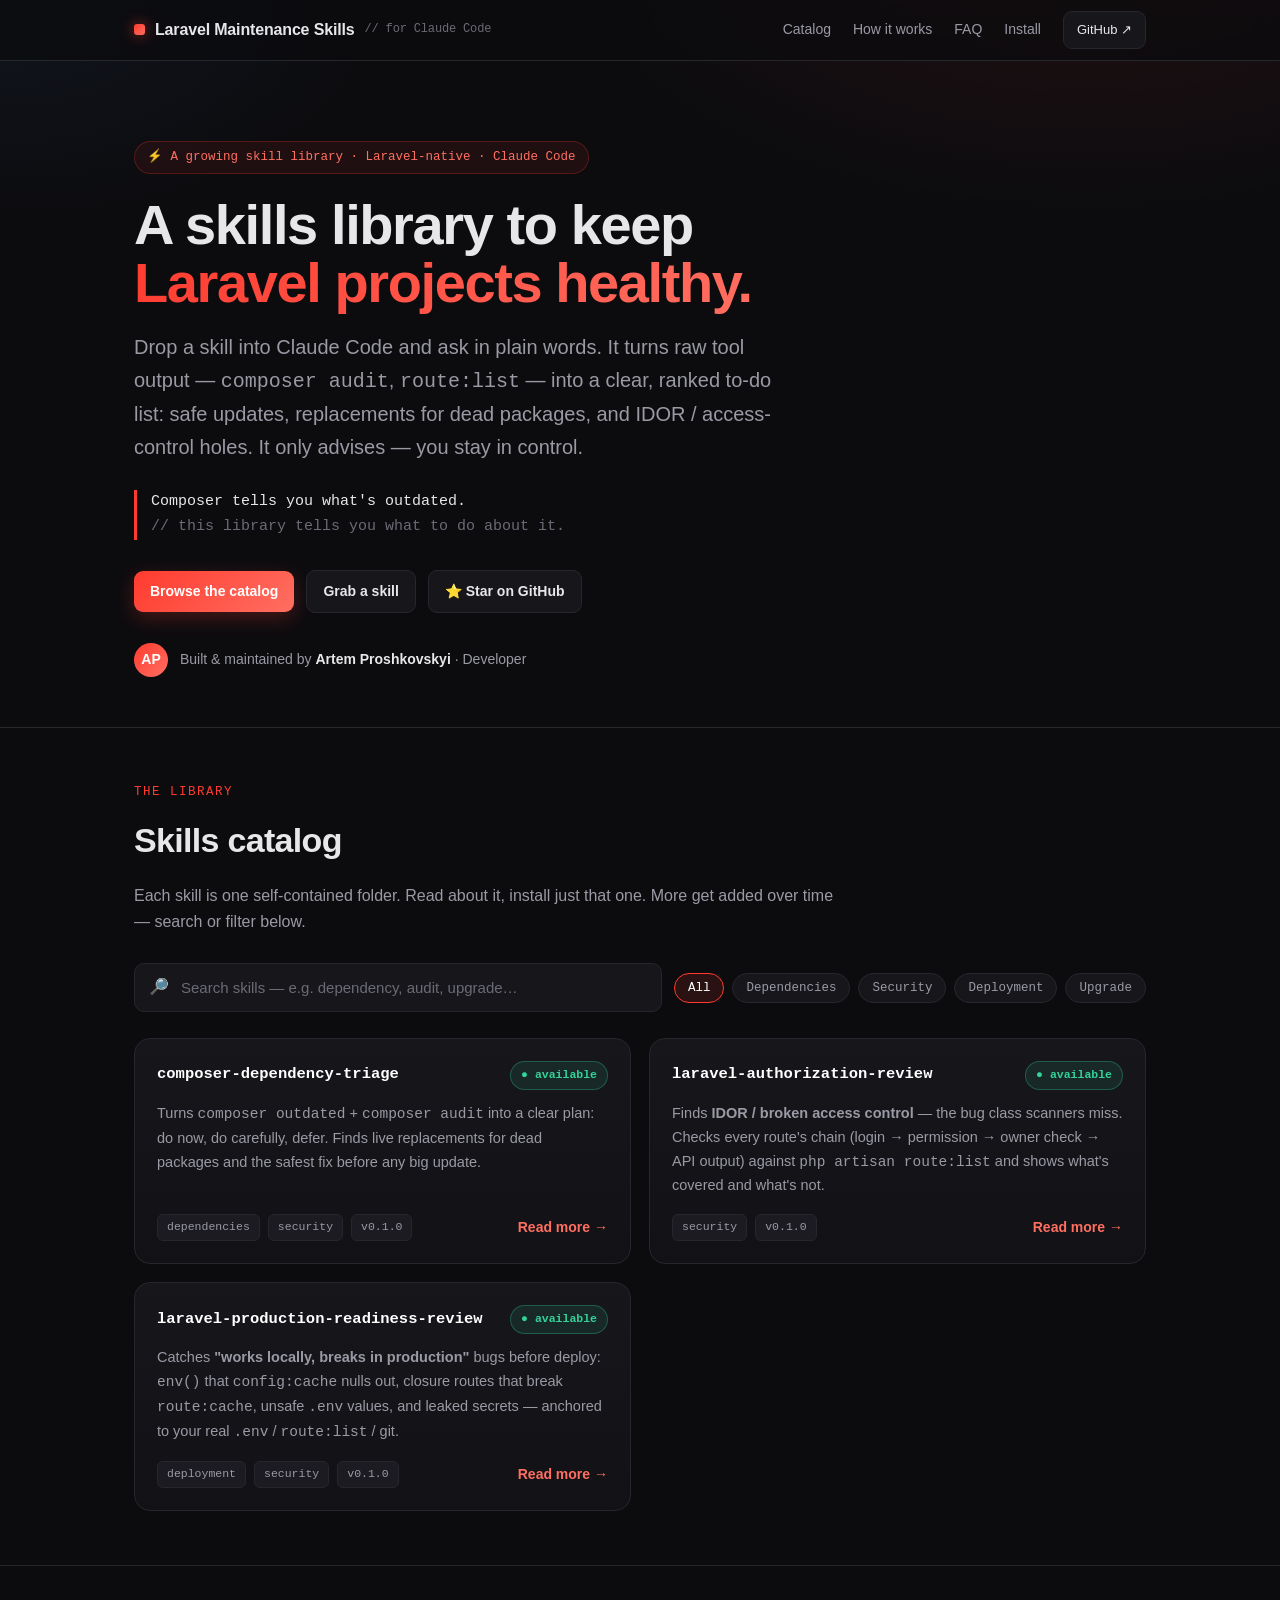
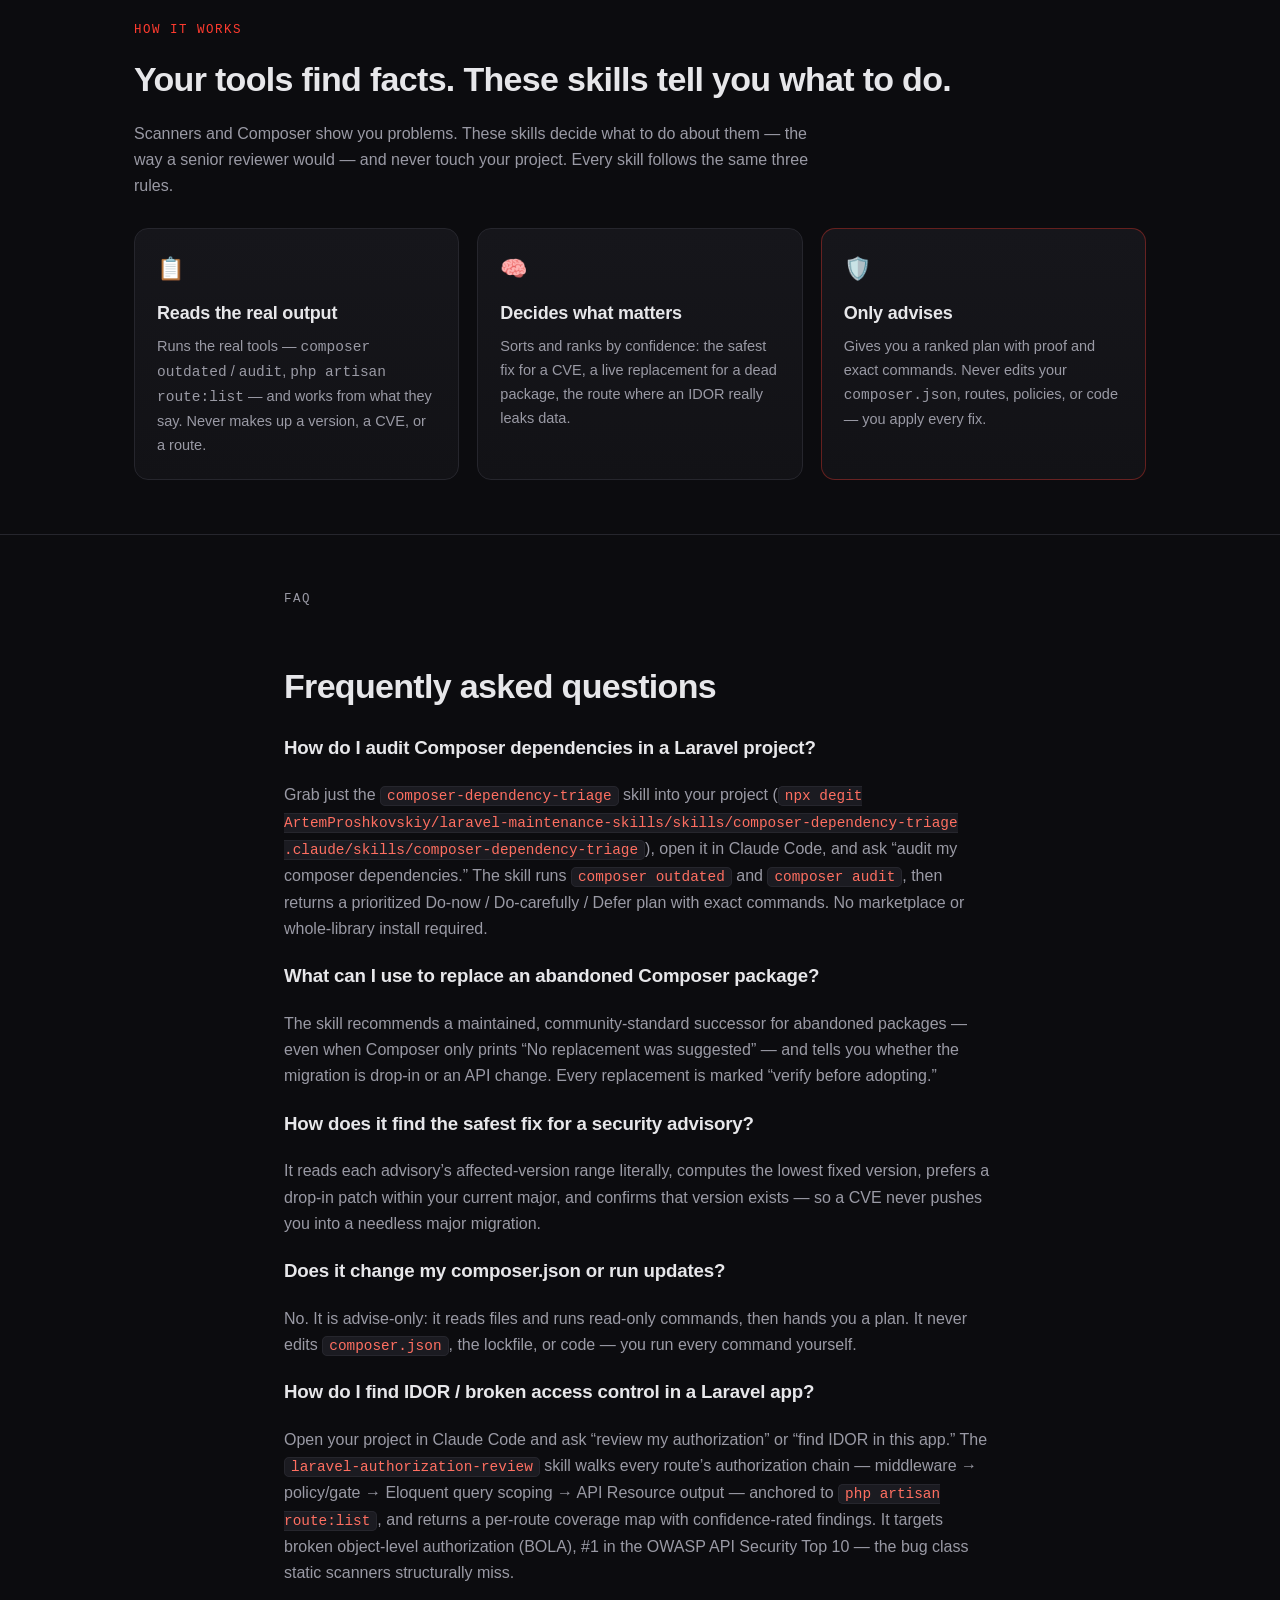
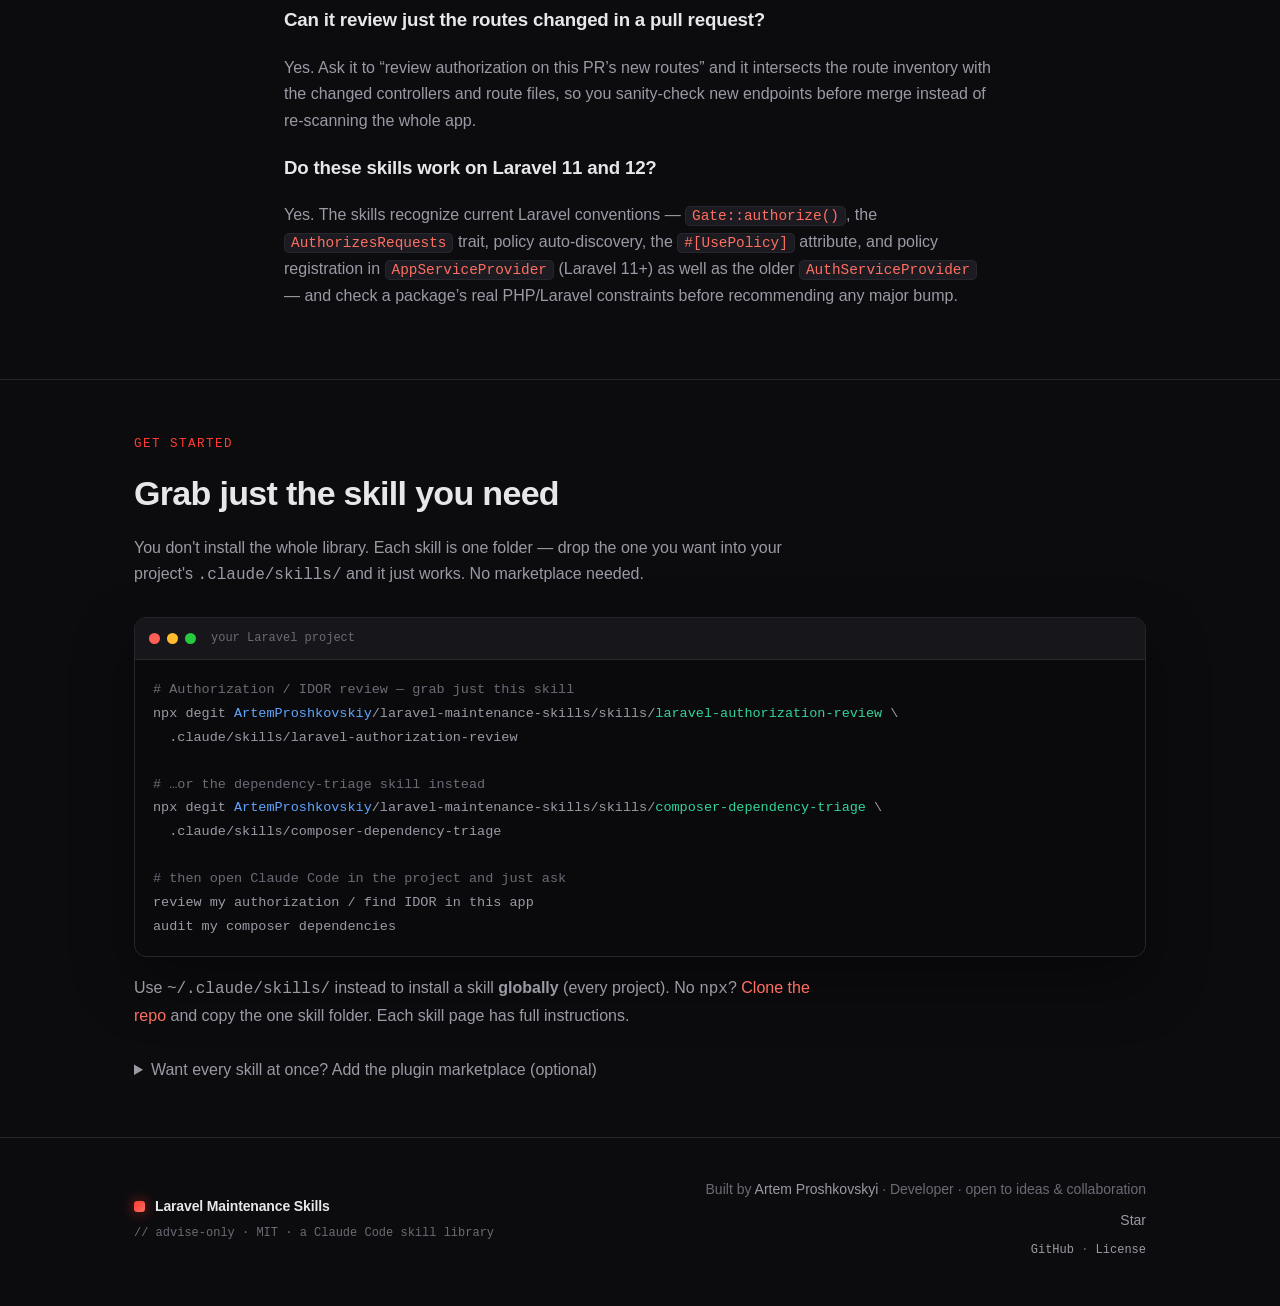
<file: docs/index.html>
<!DOCTYPE html>
<html lang="en">
<head>
<meta charset="UTF-8" />
<meta name="viewport" content="width=device-width, initial-scale=1.0" />
<meta name="theme-color" content="#0c0c0f" />

<!-- Primary SEO -->
<title>Laravel Maintenance Skills — Claude Code skills for Laravel security &amp; dependencies</title>
<meta name="description" content="Open, advise-only Claude Code skills that keep Laravel projects healthy: Composer dependency triage with abandoned-package replacements, and IDOR / broken-access-control authorization review. Reads real tool output, never edits your code." />
<meta name="keywords" content="Laravel skills, Claude Code skills, Laravel security, Laravel IDOR, broken object level authorization, BOLA, broken access control, Laravel authorization review, composer dependency audit, composer outdated, composer audit, abandoned composer packages, Laravel upgrade, agent skills, PHP dependency management, Artem Proshkovskyi" />
<meta name="author" content="Artem Proshkovskyi" />
<meta name="robots" content="index, follow, max-image-preview:large, max-snippet:-1" />
<link rel="canonical" href="https://artemproshkovskiy.github.io/laravel-maintenance-skills/" />
<link rel="icon" href="data:image/svg+xml,%3Csvg xmlns='http://www.w3.org/2000/svg' viewBox='0 0 32 32'%3E%3Crect width='32' height='32' rx='7' fill='%23ff3b2f'/%3E%3C/svg%3E" />
<link rel="stylesheet" href="assets/style.css" />

<!-- Open Graph -->
<meta property="og:type" content="website" />
<meta property="og:site_name" content="Laravel Maintenance Skills" />
<meta property="og:title" content="Laravel Maintenance Skills — a Claude Code skill library" />
<meta property="og:description" content="An open, growing library of advise-only Claude Code skills for Laravel: Composer dependency triage and IDOR / authorization review. Reads real tool output, recommends, never edits your code." />
<meta property="og:url" content="https://artemproshkovskiy.github.io/laravel-maintenance-skills/" />
<meta property="og:image" content="https://artemproshkovskiy.github.io/laravel-maintenance-skills/assets/og.png" />
<meta property="og:image:type" content="image/png" />
<meta property="og:image:width" content="1200" />
<meta property="og:image:height" content="630" />
<meta property="og:image:alt" content="Laravel Maintenance Skills — a Claude Code skill library by Artem Proshkovskyi" />
<meta property="og:locale" content="en_US" />

<!-- Twitter -->
<meta name="twitter:card" content="summary_large_image" />
<meta name="twitter:title" content="Laravel Maintenance Skills — Claude Code skill library" />
<meta name="twitter:description" content="Advise-only Claude Code skills for Laravel: Composer dependency triage (with abandoned-package replacements) and IDOR / authorization review." />
<meta name="twitter:image" content="https://artemproshkovskiy.github.io/laravel-maintenance-skills/assets/og.png" />
<meta name="twitter:image:alt" content="Laravel Maintenance Skills — a Claude Code skill library" />

<!-- Structured data: the library as a collection + its author -->
<script type="application/ld+json">
{
  "@context": "https://schema.org",
  "@graph": [
    {
      "@type": "WebSite",
      "@id": "https://artemproshkovskiy.github.io/laravel-maintenance-skills/#website",
      "url": "https://artemproshkovskiy.github.io/laravel-maintenance-skills/",
      "name": "Laravel Maintenance Skills",
      "description": "An open library of advise-only Claude Code skills for maintaining Laravel projects: Composer dependency triage and IDOR / authorization review.",
      "author": { "@id": "https://github.com/ArtemProshkovskiy#person" },
      "inLanguage": "en"
    },
    {
      "@type": "Person",
      "@id": "https://github.com/ArtemProshkovskiy#person",
      "name": "Artem Proshkovskyi",
      "url": "https://github.com/ArtemProshkovskiy",
      "jobTitle": "Developer"
    },
    {
      "@type": "CollectionPage",
      "name": "Skills catalog",
      "url": "https://artemproshkovskiy.github.io/laravel-maintenance-skills/",
      "hasPart": {
        "@type": "ItemList",
        "itemListElement": [
          {
            "@type": "ListItem",
            "position": 1,
            "item": {
              "@type": "SoftwareApplication",
              "name": "composer-dependency-triage",
              "applicationCategory": "DeveloperApplication",
              "operatingSystem": "Any (Claude Code)",
              "description": "Laravel-native triage of composer outdated and composer audit into a Do-now / Do-carefully / Defer plan, with maintained replacements for abandoned packages and PHP/Laravel compatibility checks.",
              "url": "https://artemproshkovskiy.github.io/laravel-maintenance-skills/skills/composer-dependency-triage.html",
              "author": { "@id": "https://github.com/ArtemProshkovskiy#person" },
              "license": "https://opensource.org/licenses/MIT",
              "softwareVersion": "0.1.0"
            }
          },
          {
            "@type": "ListItem",
            "position": 2,
            "item": {
              "@type": "SoftwareApplication",
              "name": "laravel-authorization-review",
              "applicationCategory": "DeveloperApplication",
              "operatingSystem": "Any (Claude Code)",
              "description": "Reviews Laravel HTTP authorization for IDOR / broken object-level authorization: walks each route's middleware, policy/gate, Eloquent query scoping, and API Resource output, anchored to php artisan route:list, and returns a per-route coverage map with confidence-rated findings. Advise-only.",
              "url": "https://artemproshkovskiy.github.io/laravel-maintenance-skills/skills/laravel-authorization-review.html",
              "author": { "@id": "https://github.com/ArtemProshkovskiy#person" },
              "license": "https://opensource.org/licenses/MIT",
              "softwareVersion": "0.1.0"
            }
          },
          {
            "@type": "ListItem",
            "position": 3,
            "item": {
              "@type": "SoftwareApplication",
              "name": "laravel-production-readiness-review",
              "applicationCategory": "DeveloperApplication",
              "operatingSystem": "Any (Claude Code)",
              "description": "Audits the dev-vs-production gap in a Laravel app before deploy: env() called outside config/ (returns null after config:cache), closure routes that break route:cache, unsafe .env values (APP_DEBUG=true, empty APP_KEY, sync queue), and secret exposure (.env tracked in git, real values in .env.example). Anchored to real .env / config / route:list / git. Advise-only.",
              "url": "https://artemproshkovskiy.github.io/laravel-maintenance-skills/skills/laravel-production-readiness-review.html",
              "author": { "@id": "https://github.com/ArtemProshkovskiy#person" },
              "license": "https://opensource.org/licenses/MIT",
              "softwareVersion": "0.1.0"
            }
          }
        ]
      }
    }
  ]
}
</script>

<!-- Structured data: FAQ (rich results) -->
<script type="application/ld+json">
{
  "@context": "https://schema.org",
  "@type": "FAQPage",
  "mainEntity": [
    {
      "@type": "Question",
      "name": "How do I audit Composer dependencies in a Laravel project?",
      "acceptedAnswer": { "@type": "Answer", "text": "Grab just the composer-dependency-triage skill into your project's .claude/skills/ folder with npx degit (no marketplace or whole-library install needed), open it in Claude Code, and ask “audit my composer dependencies.” The skill runs composer outdated and composer audit, then returns a prioritized Do-now / Do-carefully / Defer plan with exact commands." }
    },
    {
      "@type": "Question",
      "name": "What can I use to replace an abandoned Composer package?",
      "acceptedAnswer": { "@type": "Answer", "text": "The skill recommends a maintained, community-standard successor for abandoned packages — even when Composer only prints “No replacement was suggested” — and tells you whether the migration is drop-in or an API change. Every replacement is marked “verify before adopting.”" }
    },
    {
      "@type": "Question",
      "name": "How does it find the safest fix for a security advisory?",
      "acceptedAnswer": { "@type": "Answer", "text": "It reads each advisory’s affected-version range literally, computes the lowest fixed version, prefers a drop-in patch within your current major, and confirms that version exists — so a CVE never pushes you into a needless major migration." }
    },
    {
      "@type": "Question",
      "name": "Does it change my composer.json or run updates?",
      "acceptedAnswer": { "@type": "Answer", "text": "No. It is advise-only: it reads files and runs read-only commands, then hands you a plan. It never edits composer.json, the lockfile, or code — you run every command yourself." }
    },
    {
      "@type": "Question",
      "name": "How do I find IDOR / broken access control in a Laravel app?",
      "acceptedAnswer": { "@type": "Answer", "text": "Open your project in Claude Code and ask “review my authorization” or “find IDOR in this app.” The laravel-authorization-review skill walks every route’s authorization chain — middleware, policy/gate, Eloquent query scoping, and API Resource output — anchored to php artisan route:list, and returns a per-route coverage map with confidence-rated findings. It targets broken object-level authorization (BOLA), #1 in the OWASP API Security Top 10 — the bug class static scanners structurally miss." }
    },
    {
      "@type": "Question",
      "name": "Can it review just the routes changed in a pull request?",
      "acceptedAnswer": { "@type": "Answer", "text": "Yes. Ask it to review authorization on a PR’s new routes and it intersects the route inventory with the changed controllers and route files, so you sanity-check new endpoints before merge instead of re-scanning the whole app." }
    },
    {
      "@type": "Question",
      "name": "Do these skills work on Laravel 11 and 12?",
      "acceptedAnswer": { "@type": "Answer", "text": "Yes. The skills recognize current Laravel conventions — Gate::authorize(), the AuthorizesRequests trait, policy auto-discovery, the UsePolicy attribute, and policy registration in AppServiceProvider (Laravel 11+) as well as the older AuthServiceProvider — and check a package’s real PHP/Laravel constraints before recommending any major bump." }
    }
  ]
}
</script>
</head>
<body>

<nav>
  <div class="wrap">
    <a class="brand" href="index.html"><span class="dot"></span> Laravel Maintenance Skills <small>// for Claude Code</small></a>
    <div class="links">
      <a href="#catalog">Catalog</a>
      <a href="#how">How it works</a>
      <a href="#faq">FAQ</a>
      <a href="#install">Install</a>
      <a class="btn ghost sm" data-gh="" href="#">GitHub ↗</a>
    </div>
  </div>
</nav>

<header class="hero">
  <div class="wrap">
    <span class="eyebrow">⚡ A growing skill library · Laravel-native · Claude Code</span>
    <h1>A skills library to keep<br><span class="grad">Laravel projects healthy.</span></h1>
    <p class="lede">Drop a skill into Claude Code and ask in plain words. It turns raw tool output — <code>composer audit</code>, <code>route:list</code> — into a clear, ranked to-do list: safe updates, replacements for dead packages, and IDOR / access-control holes. It only advises — you stay in control.</p>
    <p class="pull">Composer tells you what's outdated.<br><span>// this library tells you what to do about it.</span></p>
    <div class="cta-row">
      <a class="btn" href="#catalog">Browse the catalog</a>
      <a class="btn ghost" href="#install">Grab a skill</a>
      <a class="btn ghost" data-gh="" href="#" target="_blank" rel="noopener">⭐ Star on GitHub</a>
    </div>
    <div class="byline">
      <span class="av">AP</span>
      <span>Built &amp; maintained by <b>Artem Proshkovskyi</b> · Developer</span>
    </div>
  </div>
</header>

<!-- CATALOG -->
<section id="catalog">
  <div class="wrap">
    <p class="kicker">The library</p>
    <h2>Skills catalog</h2>
    <p class="sub">Each skill is one self-contained folder. Read about it, install just that one. More get added over time — search or filter below.</p>

    <div class="toolbar">
      <label class="search">
        <span class="ic">🔎</span>
        <input id="q" type="search" placeholder="Search skills — e.g. dependency, audit, upgrade…" aria-label="Search skills" />
      </label>
      <div class="chips" id="chips">
        <button class="chip active" data-cat="all">All</button>
        <button class="chip" data-cat="dependencies">Dependencies</button>
        <button class="chip" data-cat="security">Security</button>
        <button class="chip" data-cat="deployment">Deployment</button>
        <button class="chip" data-cat="upgrade">Upgrade</button>
      </div>
    </div>

    <div class="catalog" id="catalog-grid">

      <a class="scard" href="skills/composer-dependency-triage.html"
         data-name="composer-dependency-triage"
         data-cat="dependencies security upgrade"
         data-keywords="composer outdated audit abandoned replacement vulnerability cve triage dependency">
        <div class="row">
          <span class="mono-name">composer-dependency-triage</span>
          <span class="badge ok" style="margin-left:auto;">● available</span>
        </div>
        <p class="blurb">Turns <code>composer outdated</code> + <code>composer audit</code> into a clear plan: do now, do carefully, defer. Finds live replacements for dead packages and the safest fix before any big update.</p>
        <div class="meta">
          <span class="tagpill">dependencies</span>
          <span class="tagpill">security</span>
          <span class="tagpill">v0.1.0</span>
          <span class="more">Read more →</span>
        </div>
      </a>

      <a class="scard" href="skills/laravel-authorization-review.html"
         data-name="laravel-authorization-review"
         data-cat="security"
         data-keywords="authorization idor bola broken access control policy gate route scoping owner sanctum laravel security review">
        <div class="row">
          <span class="mono-name">laravel-authorization-review</span>
          <span class="badge ok" style="margin-left:auto;">● available</span>
        </div>
        <p class="blurb">Finds <b>IDOR / broken access control</b> — the bug class scanners miss. Checks every route's chain (login → permission → owner check → API output) against <code>php artisan route:list</code> and shows what's covered and what's not.</p>
        <div class="meta">
          <span class="tagpill">security</span>
          <span class="tagpill">v0.1.0</span>
          <span class="more">Read more →</span>
        </div>
      </a>

      <a class="scard" href="skills/laravel-production-readiness-review.html"
         data-name="laravel-production-readiness-review"
         data-cat="deployment security"
         data-keywords="production readiness deploy config cache env null route cache closure app_debug secret leak gitignore env example drift laravel">
        <div class="row">
          <span class="mono-name">laravel-production-readiness-review</span>
          <span class="badge ok" style="margin-left:auto;">● available</span>
        </div>
        <p class="blurb">Catches <b>"works locally, breaks in production"</b> bugs before deploy: <code>env()</code> that <code>config:cache</code> nulls out, closure routes that break <code>route:cache</code>, unsafe <code>.env</code> values, and leaked secrets — anchored to your real <code>.env</code> / <code>route:list</code> / git.</p>
        <div class="meta">
          <span class="tagpill">deployment</span>
          <span class="tagpill">security</span>
          <span class="tagpill">v0.1.0</span>
          <span class="more">Read more →</span>
        </div>
      </a>

    </div>
    <p class="no-results" id="no-results">No skills match your search.</p>
  </div>
</section>

<!-- HOW IT WORKS -->
<section id="how">
  <div class="wrap">
    <p class="kicker">How it works</p>
    <h2>Your tools find facts. These skills tell you what to do.</h2>
    <p class="sub">Scanners and Composer show you problems. These skills decide what to do about them — the way a senior reviewer would — and never touch your project. Every skill follows the same three rules.</p>
    <div class="grid cols-3">
      <div class="card"><span class="ico">📋</span><h3>Reads the real output</h3><p>Runs the real tools — <code>composer outdated</code> / <code>audit</code>, <code>php artisan route:list</code> — and works from what they say. Never makes up a version, a CVE, or a route.</p></div>
      <div class="card"><span class="ico">🧠</span><h3>Decides what matters</h3><p>Sorts and ranks by confidence: the safest fix for a CVE, a live replacement for a dead package, the route where an IDOR really leaks data.</p></div>
      <div class="card" style="border-color: rgba(255,59,47,.35);"><span class="ico">🛡️</span><h3>Only advises</h3><p>Gives you a ranked plan with proof and exact commands. Never edits your <code>composer.json</code>, routes, policies, or code — you apply every fix.</p></div>
    </div>
  </div>
</section>

<!-- FAQ -->
<section id="faq">
  <div class="wrap prose">
    <p class="kicker">FAQ</p>
    <h2>Frequently asked questions</h2>

    <h3>How do I audit Composer dependencies in a Laravel project?</h3>
    <p>Grab just the <code>composer-dependency-triage</code> skill into your project (<code>npx degit ArtemProshkovskiy/laravel-maintenance-skills/skills/composer-dependency-triage .claude/skills/composer-dependency-triage</code>), open it in Claude Code, and ask &ldquo;audit my composer dependencies.&rdquo; The skill runs <code>composer outdated</code> and <code>composer audit</code>, then returns a prioritized Do-now / Do-carefully / Defer plan with exact commands. No marketplace or whole-library install required.</p>

    <h3>What can I use to replace an abandoned Composer package?</h3>
    <p>The skill recommends a maintained, community-standard successor for abandoned packages &mdash; even when Composer only prints &ldquo;No replacement was suggested&rdquo; &mdash; and tells you whether the migration is drop-in or an API change. Every replacement is marked &ldquo;verify before adopting.&rdquo;</p>

    <h3>How does it find the safest fix for a security advisory?</h3>
    <p>It reads each advisory&rsquo;s affected-version range literally, computes the lowest fixed version, prefers a drop-in patch within your current major, and confirms that version exists &mdash; so a CVE never pushes you into a needless major migration.</p>

    <h3>Does it change my composer.json or run updates?</h3>
    <p>No. It is advise-only: it reads files and runs read-only commands, then hands you a plan. It never edits <code>composer.json</code>, the lockfile, or code &mdash; you run every command yourself.</p>

    <h3>How do I find IDOR / broken access control in a Laravel app?</h3>
    <p>Open your project in Claude Code and ask &ldquo;review my authorization&rdquo; or &ldquo;find IDOR in this app.&rdquo; The <code>laravel-authorization-review</code> skill walks every route&rsquo;s authorization chain &mdash; middleware &rarr; policy/gate &rarr; Eloquent query scoping &rarr; API Resource output &mdash; anchored to <code>php artisan route:list</code>, and returns a per-route coverage map with confidence-rated findings. It targets broken object-level authorization (BOLA), #1 in the OWASP API Security Top 10 &mdash; the bug class static scanners structurally miss.</p>

    <h3>Can it review just the routes changed in a pull request?</h3>
    <p>Yes. Ask it to &ldquo;review authorization on this PR&rsquo;s new routes&rdquo; and it intersects the route inventory with the changed controllers and route files, so you sanity-check new endpoints before merge instead of re-scanning the whole app.</p>

    <h3>Do these skills work on Laravel 11 and 12?</h3>
    <p>Yes. The skills recognize current Laravel conventions &mdash; <code>Gate::authorize()</code>, the <code>AuthorizesRequests</code> trait, policy auto-discovery, the <code>#[UsePolicy]</code> attribute, and policy registration in <code>AppServiceProvider</code> (Laravel 11+) as well as the older <code>AuthServiceProvider</code> &mdash; and check a package&rsquo;s real PHP/Laravel constraints before recommending any major bump.</p>
  </div>
</section>

<!-- INSTALL -->
<section id="install">
  <div class="wrap">
    <p class="kicker">Get started</p>
    <h2>Grab just the skill you need</h2>
    <p class="sub">You don't install the whole library. Each skill is one folder — drop the one you want into your project's <code>.claude/skills/</code> and it just works. No marketplace needed.</p>
    <div class="term">
      <div class="bar"><i></i><i></i><i></i><span>your Laravel project</span></div>
<pre><span class="c"># Authorization / IDOR review — grab just this skill</span>
npx degit <span class="b">ArtemProshkovskiy</span>/laravel-maintenance-skills/skills/<span class="g">laravel-authorization-review</span> \
  .claude/skills/laravel-authorization-review

<span class="c"># …or the dependency-triage skill instead</span>
npx degit <span class="b">ArtemProshkovskiy</span>/laravel-maintenance-skills/skills/<span class="g">composer-dependency-triage</span> \
  .claude/skills/composer-dependency-triage

<span class="c"># then open Claude Code in the project and just ask</span>
<span class="o">review my authorization / find IDOR in this app</span>
<span class="o">audit my composer dependencies</span></pre>
    </div>
    <p class="sub" style="margin-top:18px;">Use <code>~/.claude/skills/</code> instead to install a skill <b>globally</b> (every project). No <code>npx</code>? <a data-gh="" href="#">Clone the repo</a> and copy the one skill folder. Each skill page has full instructions.</p>
    <details style="margin-top:14px;">
      <summary style="cursor:pointer; color:var(--muted);">Want every skill at once? Add the plugin marketplace (optional)</summary>
      <div class="term" style="margin-top:12px;">
        <div class="bar"><i></i><i></i><i></i><span>Claude Code</span></div>
<pre><span class="p">/plugin</span> marketplace add <span class="b">ArtemProshkovskiy</span>/laravel-maintenance-skills
<span class="p">/plugin</span> install <span class="g">laravel-maintenance@laravel-maintenance-skills</span></pre>
      </div>
    </details>
  </div>
</section>

<footer>
  <div class="wrap">
    <div>
      <a class="brand" href="index.html" style="margin-bottom:6px;"><span class="dot"></span> Laravel Maintenance Skills</a>
      <div class="tag">// advise-only · MIT · a Claude Code skill library</div>
    </div>
    <div style="text-align:right;">
      <div>Built by <a data-gh="" href="#">Artem Proshkovskyi</a> · Developer · open to ideas &amp; collaboration</div>
      <div style="margin:8px 0;"><a class="github-button" href="https://github.com/ArtemProshkovskiy/laravel-maintenance-skills" data-icon="octicon-star" data-size="large" data-show-count="true" aria-label="Star ArtemProshkovskiy/laravel-maintenance-skills on GitHub">Star</a></div>
      <div class="tag"><a data-gh="" href="#">GitHub</a> · <a data-gh="/blob/main/LICENSE" href="#">License</a></div>
    </div>
  </div>
</footer>

<!-- Official GitHub "Star" button widget (live star count) -->
<script async defer src="https://buttons.github.io/buttons.js"></script>

<script>
  // ── Single edit point: set your GitHub account and every repo link resolves ──
  var OWNER = "ArtemProshkovskiy"; // GitHub account that hosts this repo
  var REPO  = "https://github.com/" + OWNER + "/laravel-maintenance-skills";
  document.querySelectorAll('[data-gh]').forEach(function (a) {
    a.href = REPO + (a.getAttribute('data-gh') || '');
  });

  // ── Catalog search + category filter ──
  var q = document.getElementById('q');
  var cards = Array.prototype.slice.call(document.querySelectorAll('#catalog-grid .scard'));
  var chips = Array.prototype.slice.call(document.querySelectorAll('#chips .chip'));
  var noRes = document.getElementById('no-results');
  var activeCat = 'all';

  function apply() {
    var term = (q.value || '').toLowerCase().trim();
    var shown = 0;
    cards.forEach(function (c) {
      var hay = (c.dataset.name + ' ' + c.dataset.keywords + ' ' + c.dataset.cat).toLowerCase();
      var matchCat = activeCat === 'all' || (c.dataset.cat || '').indexOf(activeCat) !== -1;
      var matchTerm = !term || hay.indexOf(term) !== -1;
      var ok = matchCat && matchTerm;
      c.style.display = ok ? '' : 'none';
      if (ok) shown++;
    });
    noRes.style.display = shown ? 'none' : 'block';
  }
  q.addEventListener('input', apply);
  chips.forEach(function (ch) {
    ch.addEventListener('click', function () {
      chips.forEach(function (x){ x.classList.remove('active'); });
      ch.classList.add('active');
      activeCat = ch.dataset.cat;
      apply();
    });
  });
</script>
</body>
</html>
</file>
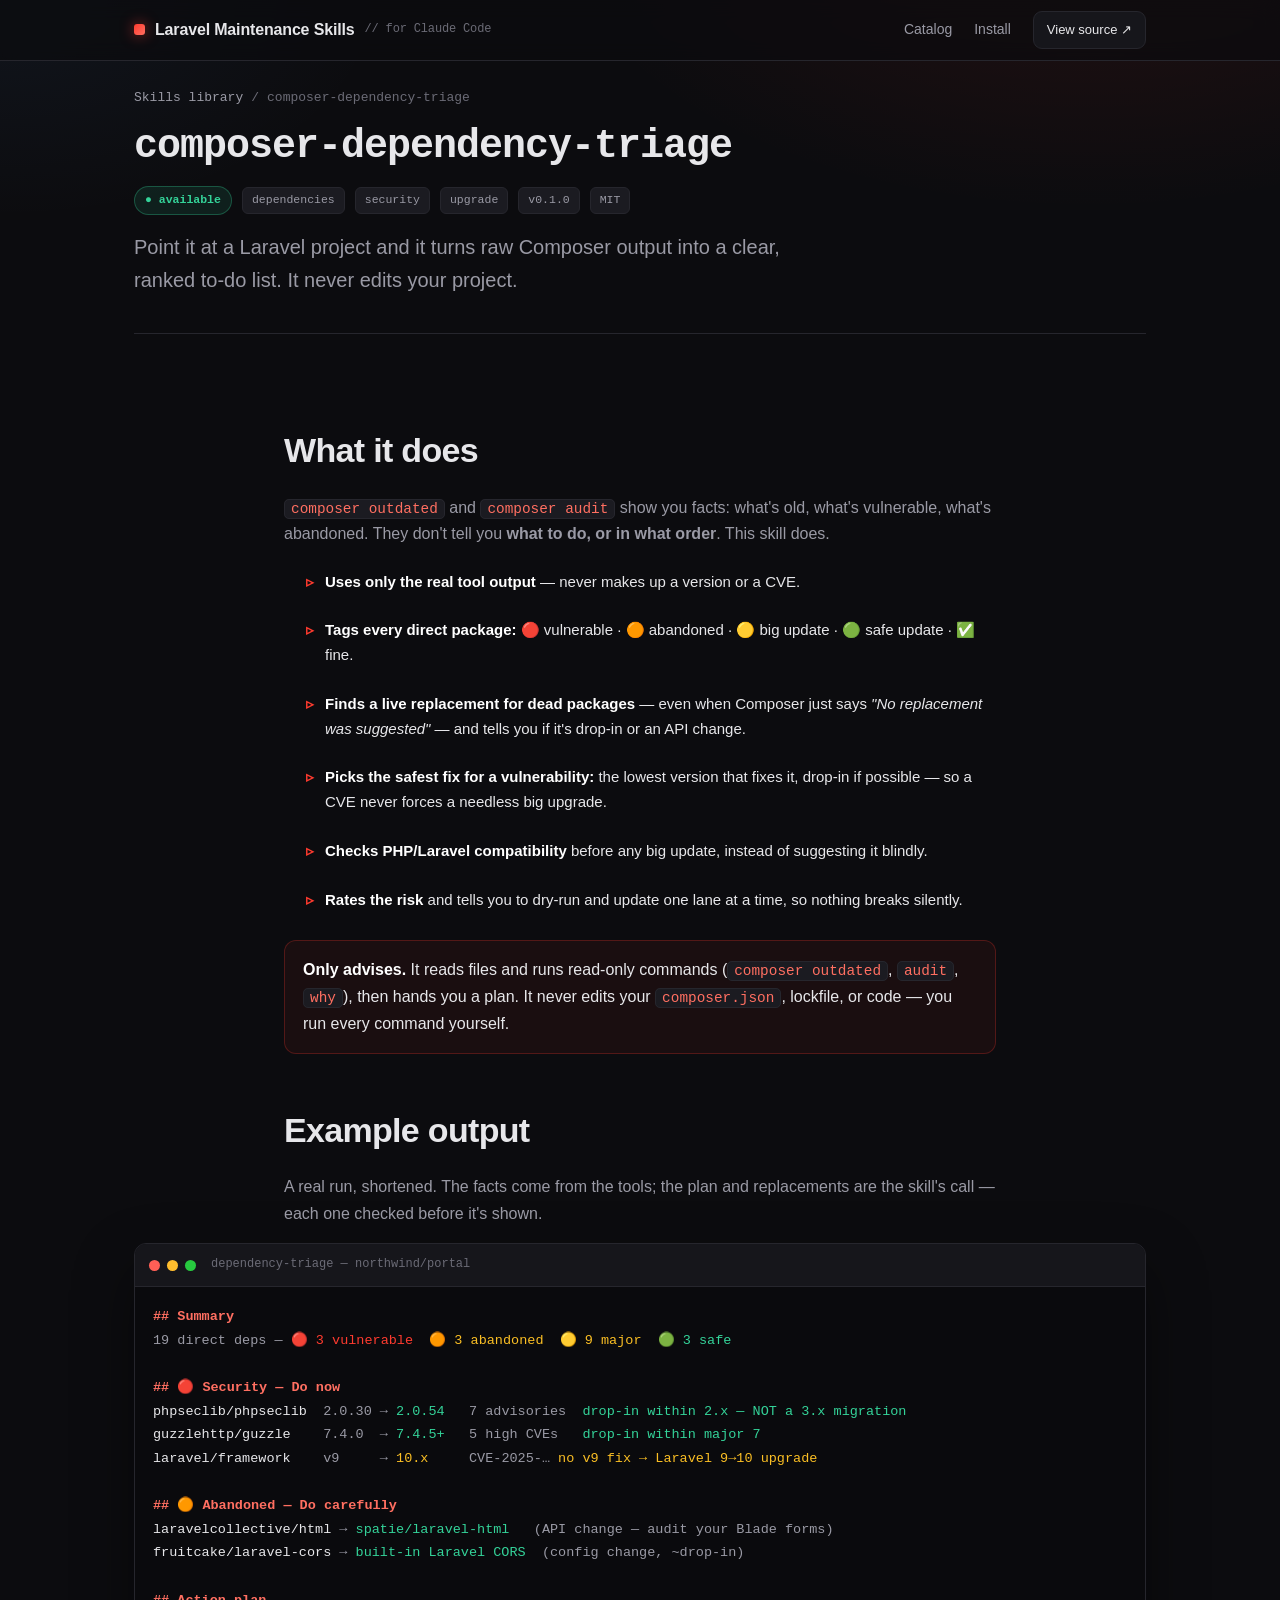
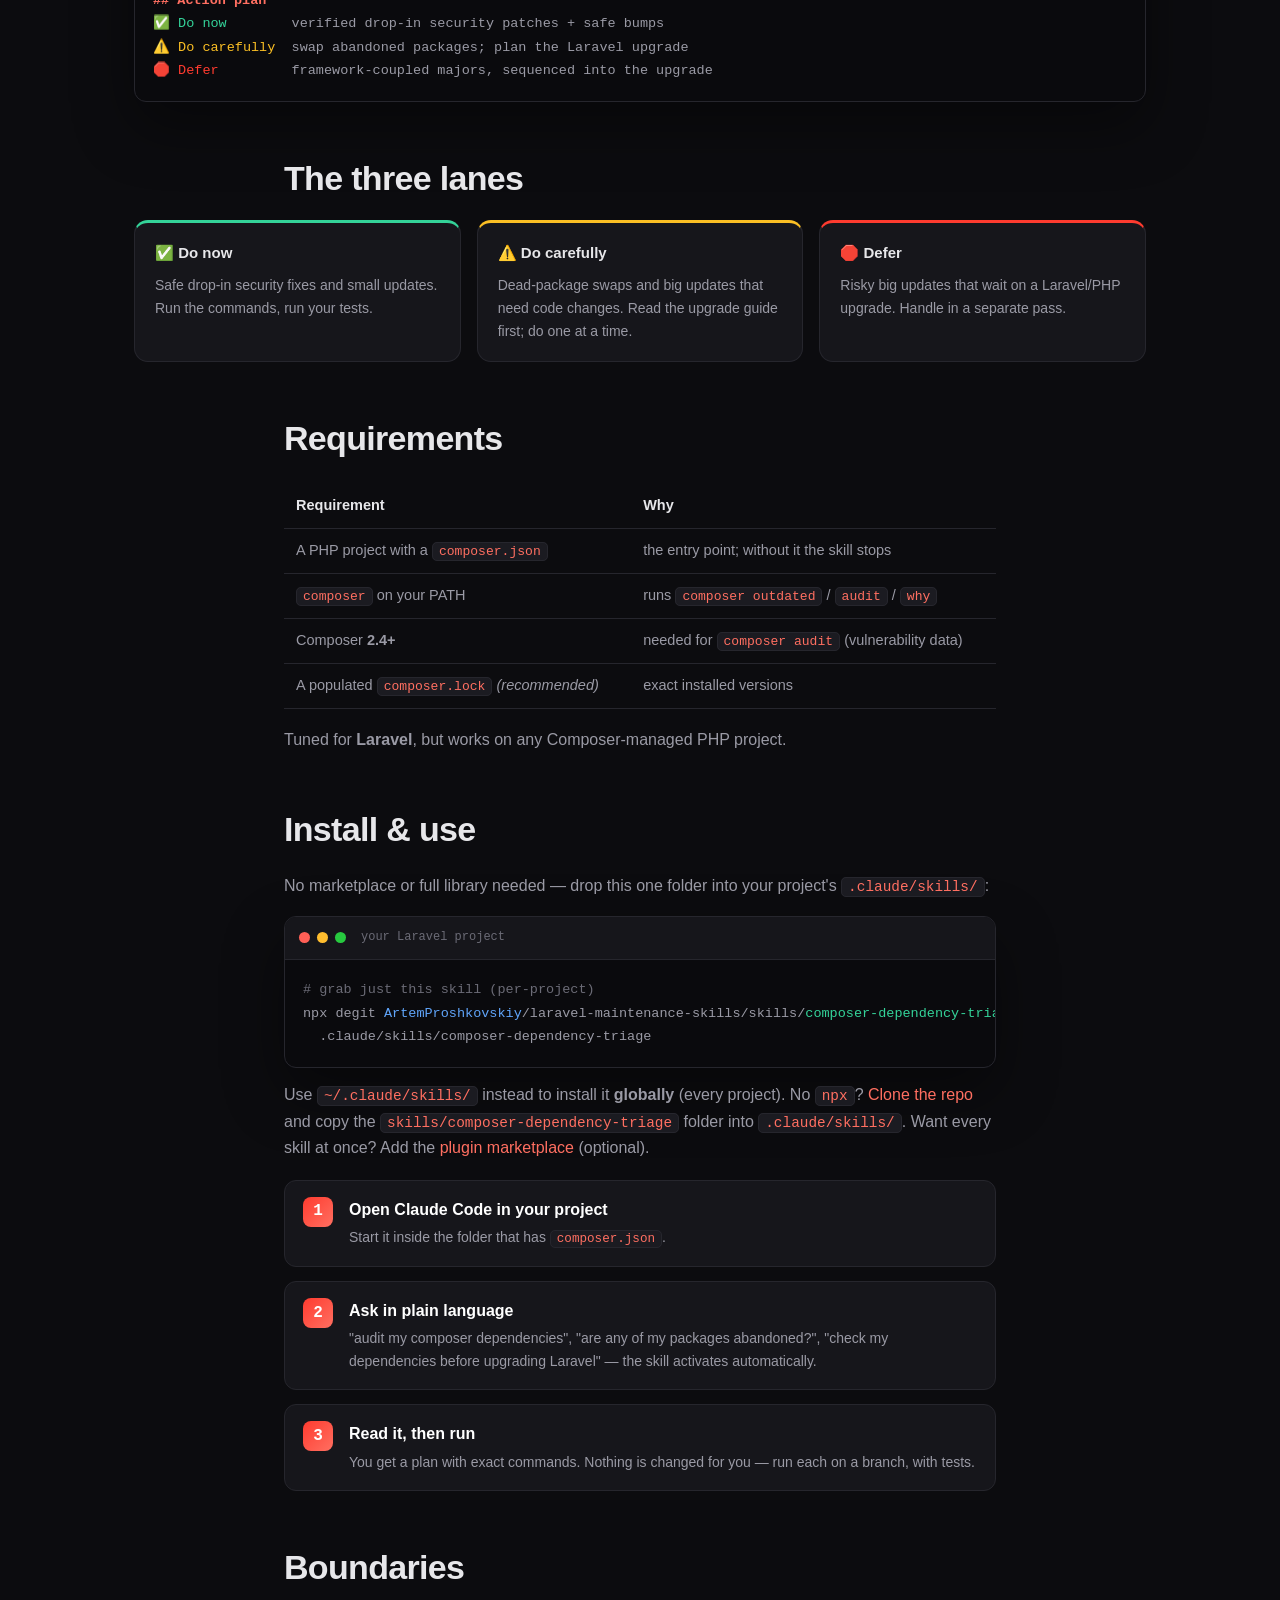
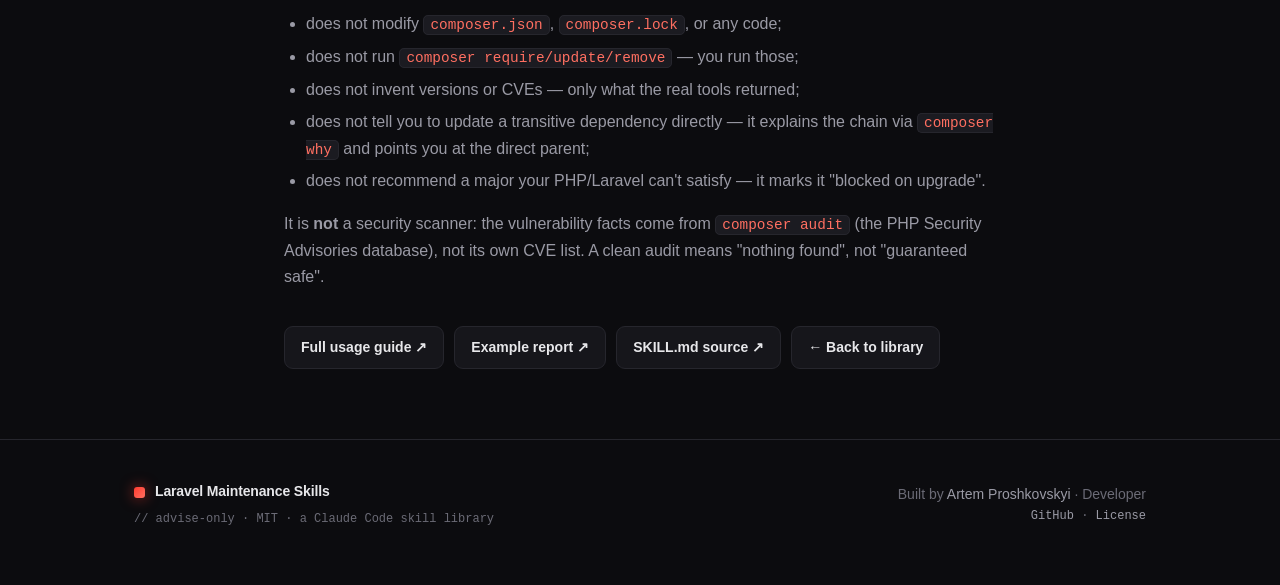
<file: docs/skills/composer-dependency-triage.html>
<!DOCTYPE html>
<html lang="en">
<head>
<meta charset="UTF-8" />
<meta name="viewport" content="width=device-width, initial-scale=1.0" />
<meta name="theme-color" content="#0c0c0f" />

<!-- Primary SEO -->
<title>composer-dependency-triage — Laravel Composer dependency audit skill for Claude Code</title>
<meta name="description" content="Claude Code skill: triages composer outdated + audit into a Do-now / Do-carefully / Defer plan, with replacements for abandoned packages. Advise-only." />
<meta name="keywords" content="composer dependency audit, composer outdated, composer audit, abandoned composer package replacement, Laravel security advisory, CVE composer, Laravel dependency triage, Claude Code skill, Laravel upgrade, phpseclib guzzle update, Artem Proshkovskyi" />
<meta name="author" content="Artem Proshkovskyi" />
<meta name="robots" content="index, follow, max-image-preview:large, max-snippet:-1" />
<link rel="canonical" href="https://artemproshkovskiy.github.io/laravel-maintenance-skills/skills/composer-dependency-triage.html" />
<link rel="icon" href="data:image/svg+xml,%3Csvg xmlns='http://www.w3.org/2000/svg' viewBox='0 0 32 32'%3E%3Crect width='32' height='32' rx='7' fill='%23ff3b2f'/%3E%3C/svg%3E" />
<link rel="stylesheet" href="../assets/style.css" />

<!-- Open Graph -->
<meta property="og:type" content="article" />
<meta property="og:site_name" content="Laravel Maintenance Skills" />
<meta property="og:title" content="composer-dependency-triage — Laravel dependency triage for Claude Code" />
<meta property="og:description" content="Turn composer outdated + audit into a prioritized action plan. Replacements for abandoned packages, the safest verified fix, and compatibility checks before any major. Advise-only." />
<meta property="og:url" content="https://artemproshkovskiy.github.io/laravel-maintenance-skills/skills/composer-dependency-triage.html" />
<meta property="og:image" content="https://artemproshkovskiy.github.io/laravel-maintenance-skills/assets/og.png" />
<meta property="og:image:alt" content="composer-dependency-triage — a Laravel dependency triage skill for Claude Code" />
<meta property="og:locale" content="en_US" />

<!-- Twitter -->
<meta name="twitter:card" content="summary_large_image" />
<meta name="twitter:title" content="composer-dependency-triage — Claude Code skill" />
<meta name="twitter:description" content="Laravel-native Composer dependency triage: Do-now / Do-carefully / Defer plan, abandoned-package replacements, safest verified fix." />
<meta name="twitter:image" content="https://artemproshkovskiy.github.io/laravel-maintenance-skills/assets/og.png" />
<meta name="twitter:image:alt" content="composer-dependency-triage — Laravel dependency triage for Claude Code" />

<!-- Structured data -->
<script type="application/ld+json">
{
  "@context": "https://schema.org",
  "@graph": [
    {
      "@type": "SoftwareApplication",
      "name": "composer-dependency-triage",
      "applicationCategory": "DeveloperApplication",
      "operatingSystem": "Any (Claude Code; Composer 2.4+)",
      "softwareVersion": "0.1.0",
      "description": "A Claude Code skill that triages composer outdated and composer audit output into a Do-now / Do-carefully / Defer plan, recommends maintained replacements for abandoned Composer packages, and verifies the safest fix version before any major upgrade. Advise-only.",
      "url": "https://artemproshkovskiy.github.io/laravel-maintenance-skills/skills/composer-dependency-triage.html",
      "license": "https://opensource.org/licenses/MIT",
      "author": { "@type": "Person", "name": "Artem Proshkovskyi", "url": "https://github.com/ArtemProshkovskiy" },
      "offers": { "@type": "Offer", "price": "0", "priceCurrency": "USD" }
    },
    {
      "@type": "BreadcrumbList",
      "itemListElement": [
        { "@type": "ListItem", "position": 1, "name": "Skills library", "item": "https://artemproshkovskiy.github.io/laravel-maintenance-skills/" },
        { "@type": "ListItem", "position": 2, "name": "composer-dependency-triage", "item": "https://artemproshkovskiy.github.io/laravel-maintenance-skills/skills/composer-dependency-triage.html" }
      ]
    }
  ]
}
</script>
</head>
<body>

<nav>
  <div class="wrap">
    <a class="brand" href="../index.html"><span class="dot"></span> Laravel Maintenance Skills <small>// for Claude Code</small></a>
    <div class="links">
      <a href="../index.html#catalog">Catalog</a>
      <a href="../index.html#install">Install</a>
      <a class="btn ghost sm" data-gh="/tree/main/skills/composer-dependency-triage" href="#">View source ↗</a>
    </div>
  </div>
</nav>

<div class="wrap">
  <div class="crumbs">
    <a href="../index.html">Skills library</a><span class="sep">/</span><span>composer-dependency-triage</span>
  </div>

  <div class="detail-head">
    <h1>composer-dependency-triage</h1>
    <div class="meta">
      <span class="badge ok">● available</span>
      <span class="tagpill">dependencies</span>
      <span class="tagpill">security</span>
      <span class="tagpill">upgrade</span>
      <span class="tagpill">v0.1.0</span>
      <span class="tagpill">MIT</span>
    </div>
    <p class="lede" style="margin:0;">Point it at a Laravel project and it turns raw Composer output into a clear, ranked to-do list. It never edits your project.</p>
  </div>
</div>

<section style="border-top:none; padding-top:40px;">
  <div class="wrap prose">

    <h2>What it does</h2>
    <p><code>composer outdated</code> and <code>composer audit</code> show you facts: what's old, what's vulnerable, what's abandoned. They don't tell you <b>what to do, or in what order</b>. This skill does.</p>
    <ul class="feat">
      <li><span class="ck">▹</span><div><b>Uses only the real tool output</b> — never makes up a version or a CVE.</div></li>
      <li><span class="ck">▹</span><div><b>Tags every direct package:</b> 🔴 vulnerable · 🟠 abandoned · 🟡 big update · 🟢 safe update · ✅ fine.</div></li>
      <li><span class="ck">▹</span><div><b>Finds a live replacement for dead packages</b> — even when Composer just says <em>"No replacement was suggested"</em> — and tells you if it's drop-in or an API change.</div></li>
      <li><span class="ck">▹</span><div><b>Picks the safest fix for a vulnerability:</b> the lowest version that fixes it, drop-in if possible — so a CVE never forces a needless big upgrade.</div></li>
      <li><span class="ck">▹</span><div><b>Checks PHP/Laravel compatibility</b> before any big update, instead of suggesting it blindly.</div></li>
      <li><span class="ck">▹</span><div><b>Rates the risk</b> and tells you to dry-run and update one lane at a time, so nothing breaks silently.</div></li>
    </ul>

    <div class="callout">
      <b>Only advises.</b> It reads files and runs read-only commands (<code>composer outdated</code>, <code>audit</code>, <code>why</code>), then hands you a plan. It never edits your <code>composer.json</code>, lockfile, or code — you run every command yourself.
    </div>

    <h2>Example output</h2>
    <p>A real run, shortened. The facts come from the tools; the plan and replacements are the skill's call — each one checked before it's shown.</p>
  </div>

  <div class="wrap" style="margin-top:6px;">
    <div class="report">
      <div class="bar"><i></i><i></i><i></i><span>dependency-triage — northwind/portal</span></div>
<pre><span class="h">## Summary</span>
19 direct deps — <span class="r">🔴 3 vulnerable</span>  <span class="y">🟠 3 abandoned</span>  <span class="y">🟡 9 major</span>  <span class="g">🟢 3 safe</span>

<span class="h">## 🔴 Security — Do now</span>
<span class="w">phpseclib/phpseclib</span>  2.0.30 → <span class="g">2.0.54</span>   7 advisories  <span class="g">drop-in within 2.x — NOT a 3.x migration</span>
<span class="w">guzzlehttp/guzzle</span>    7.4.0  → <span class="g">7.4.5+</span>   5 high CVEs   <span class="g">drop-in within major 7</span>
<span class="w">laravel/framework</span>    v9     → <span class="y">10.x</span>     CVE-2025-… <span class="y">no v9 fix → Laravel 9→10 upgrade</span>

<span class="h">## 🟠 Abandoned — Do carefully</span>
<span class="w">laravelcollective/html</span> → <span class="g">spatie/laravel-html</span>   <span class="o">(API change — audit your Blade forms)</span>
<span class="w">fruitcake/laravel-cors</span> → <span class="g">built-in Laravel CORS</span>  <span class="o">(config change, ~drop-in)</span>

<span class="h">## Action plan</span>
<span class="g">✅ Do now</span>        verified drop-in security patches + safe bumps
<span class="y">⚠️ Do carefully</span>  swap abandoned packages; plan the Laravel upgrade
<span class="r">🛑 Defer</span>         framework-coupled majors, sequenced into the upgrade</pre>
    </div>
  </div>

  <div class="wrap prose">
    <h2>The three lanes</h2>
  </div>
  <div class="wrap">
    <div class="lanes">
      <div class="lane now"><h4>✅ Do now</h4><p>Safe drop-in security fixes and small updates. Run the commands, run your tests.</p></div>
      <div class="lane careful"><h4>⚠️ Do carefully</h4><p>Dead-package swaps and big updates that need code changes. Read the upgrade guide first; do one at a time.</p></div>
      <div class="lane defer"><h4>🛑 Defer</h4><p>Risky big updates that wait on a Laravel/PHP upgrade. Handle in a separate pass.</p></div>
    </div>
  </div>

  <div class="wrap prose">
    <h2>Requirements</h2>
    <table>
      <tr><th>Requirement</th><th>Why</th></tr>
      <tr><td>A PHP project with a <code>composer.json</code></td><td>the entry point; without it the skill stops</td></tr>
      <tr><td><code>composer</code> on your PATH</td><td>runs <code>composer outdated</code> / <code>audit</code> / <code>why</code></td></tr>
      <tr><td>Composer <b>2.4+</b></td><td>needed for <code>composer audit</code> (vulnerability data)</td></tr>
      <tr><td>A populated <code>composer.lock</code> <em>(recommended)</em></td><td>exact installed versions</td></tr>
    </table>
    <p>Tuned for <b>Laravel</b>, but works on any Composer-managed PHP project.</p>

    <h2>Install &amp; use</h2>
    <p>No marketplace or full library needed — drop this one folder into your project's <code>.claude/skills/</code>:</p>
    <div class="term">
      <div class="bar"><i></i><i></i><i></i><span>your Laravel project</span></div>
<pre><span class="c"># grab just this skill (per-project)</span>
npx degit <span class="b">ArtemProshkovskiy</span>/laravel-maintenance-skills/skills/<span class="g">composer-dependency-triage</span> \
  .claude/skills/composer-dependency-triage</pre>
    </div>
    <p style="margin-top:14px;">Use <code>~/.claude/skills/</code> instead to install it <b>globally</b> (every project). No <code>npx</code>? <a data-gh="" href="#">Clone the repo</a> and copy the <code>skills/composer-dependency-triage</code> folder into <code>.claude/skills/</code>. Want every skill at once? Add the <a data-gh="" href="#">plugin marketplace</a> (optional).</p>
    <div class="steps" style="margin-top:18px;">
      <div class="step"><div><b>Open Claude Code in your project</b><p>Start it inside the folder that has <code>composer.json</code>.</p></div></div>
      <div class="step"><div><b>Ask in plain language</b><p>"audit my composer dependencies", "are any of my packages abandoned?", "check my dependencies before upgrading Laravel" — the skill activates automatically.</p></div></div>
      <div class="step"><div><b>Read it, then run</b><p>You get a plan with exact commands. Nothing is changed for you — run each on a branch, with tests.</p></div></div>
    </div>

    <h2>Boundaries</h2>
    <ul>
      <li>does not modify <code>composer.json</code>, <code>composer.lock</code>, or any code;</li>
      <li>does not run <code>composer require/update/remove</code> — you run those;</li>
      <li>does not invent versions or CVEs — only what the real tools returned;</li>
      <li>does not tell you to update a transitive dependency directly — it explains the chain via <code>composer why</code> and points you at the direct parent;</li>
      <li>does not recommend a major your PHP/Laravel can't satisfy — it marks it "blocked on upgrade".</li>
    </ul>
    <p>It is <b>not</b> a security scanner: the vulnerability facts come from <code>composer audit</code> (the PHP Security Advisories database), not its own CVE list. A clean audit means "nothing found", not "guaranteed safe".</p>

    <p style="margin-top:36px; display:flex; gap:10px; flex-wrap:wrap;">
      <a class="btn ghost" data-gh="/blob/main/skills/composer-dependency-triage/USAGE.md" href="#">Full usage guide ↗</a>
      <a class="btn ghost" data-gh="/blob/main/skills/composer-dependency-triage/examples/report.md" href="#">Example report ↗</a>
      <a class="btn ghost" data-gh="/blob/main/skills/composer-dependency-triage/SKILL.md" href="#">SKILL.md source ↗</a>
      <a class="btn ghost" href="../index.html">← Back to library</a>
    </p>
  </div>
</section>

<footer>
  <div class="wrap">
    <div>
      <a class="brand" href="../index.html" style="margin-bottom:6px;"><span class="dot"></span> Laravel Maintenance Skills</a>
      <div class="tag">// advise-only · MIT · a Claude Code skill library</div>
    </div>
    <div style="text-align:right;">
      <div>Built by <a data-gh="" href="#">Artem Proshkovskyi</a> · Developer</div>
      <div class="tag"><a data-gh="" href="#">GitHub</a> · <a data-gh="/blob/main/LICENSE" href="#">License</a></div>
    </div>
  </div>
</footer>

<script>
  var OWNER = "ArtemProshkovskiy"; // GitHub account that hosts this repo
  var REPO  = "https://github.com/" + OWNER + "/laravel-maintenance-skills";
  document.querySelectorAll('[data-gh]').forEach(function (a) {
    a.href = REPO + (a.getAttribute('data-gh') || '');
  });
</script>
</body>
</html>
</file>
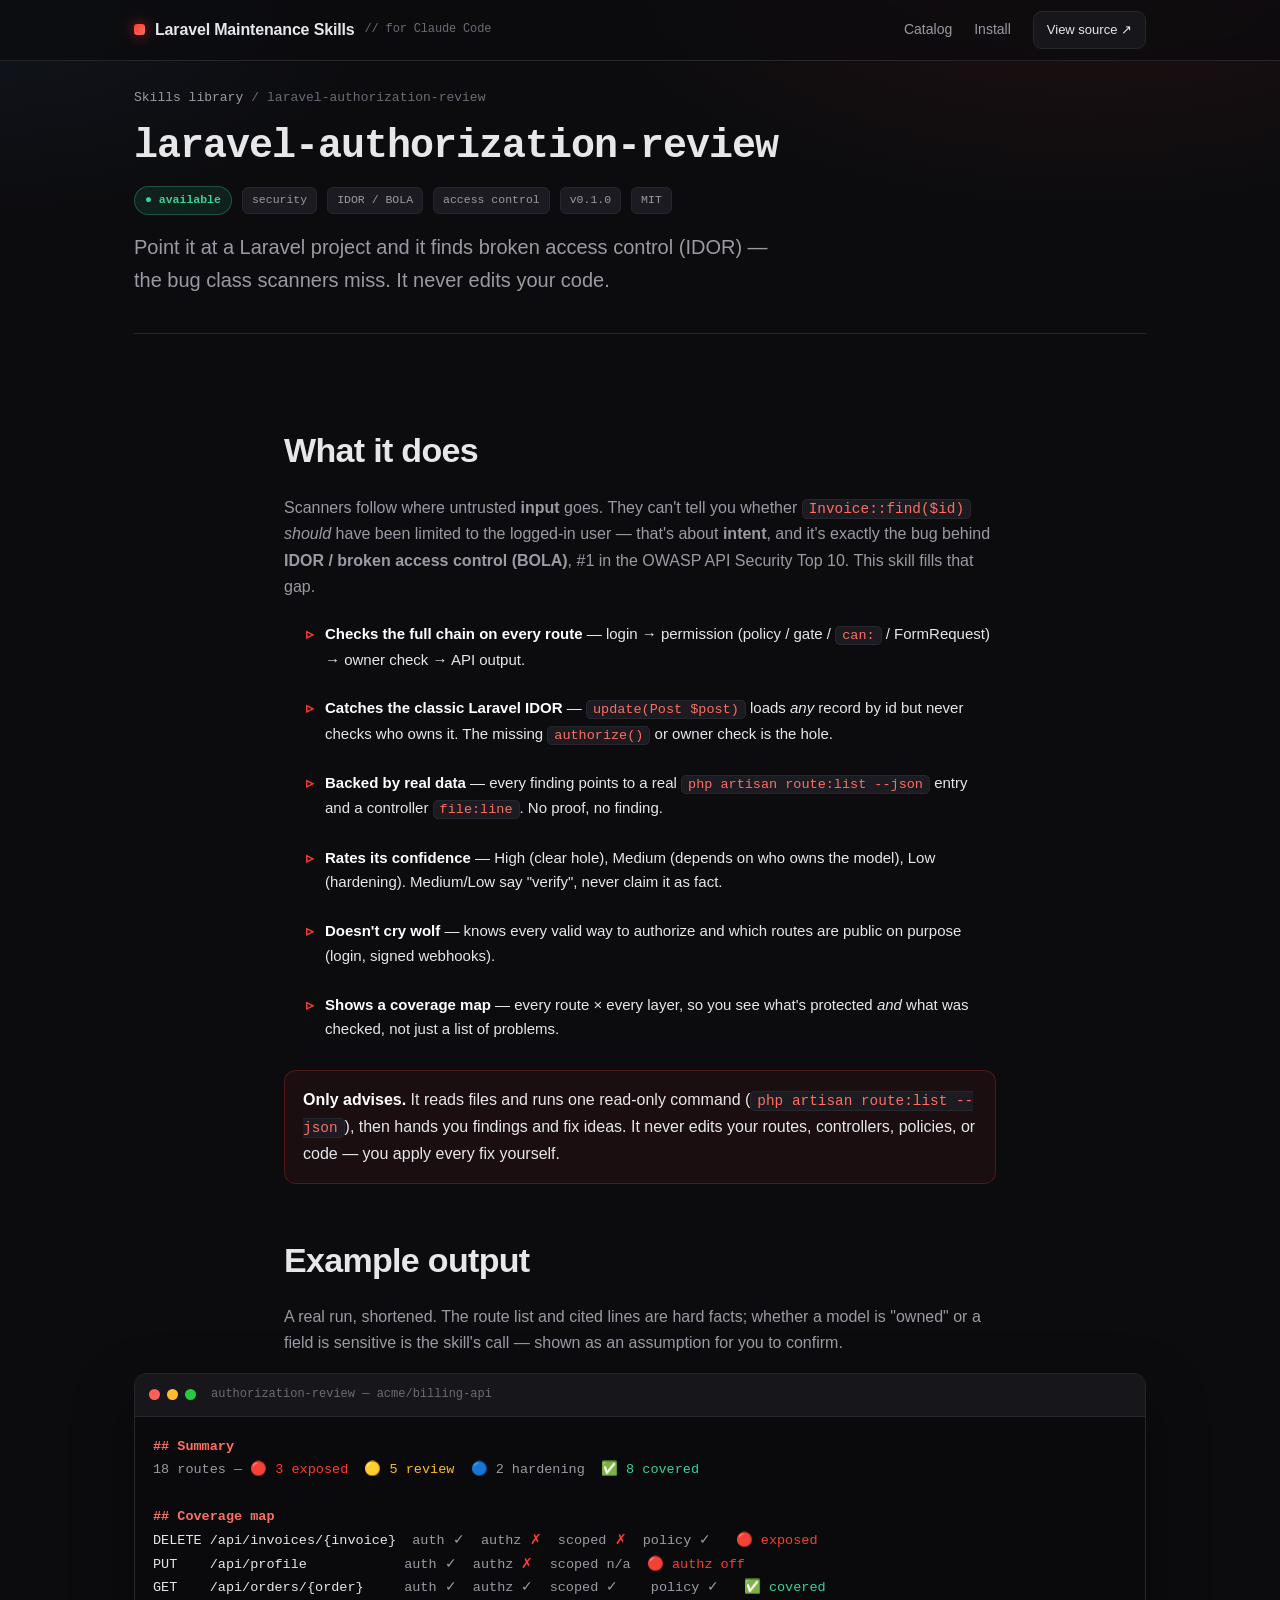
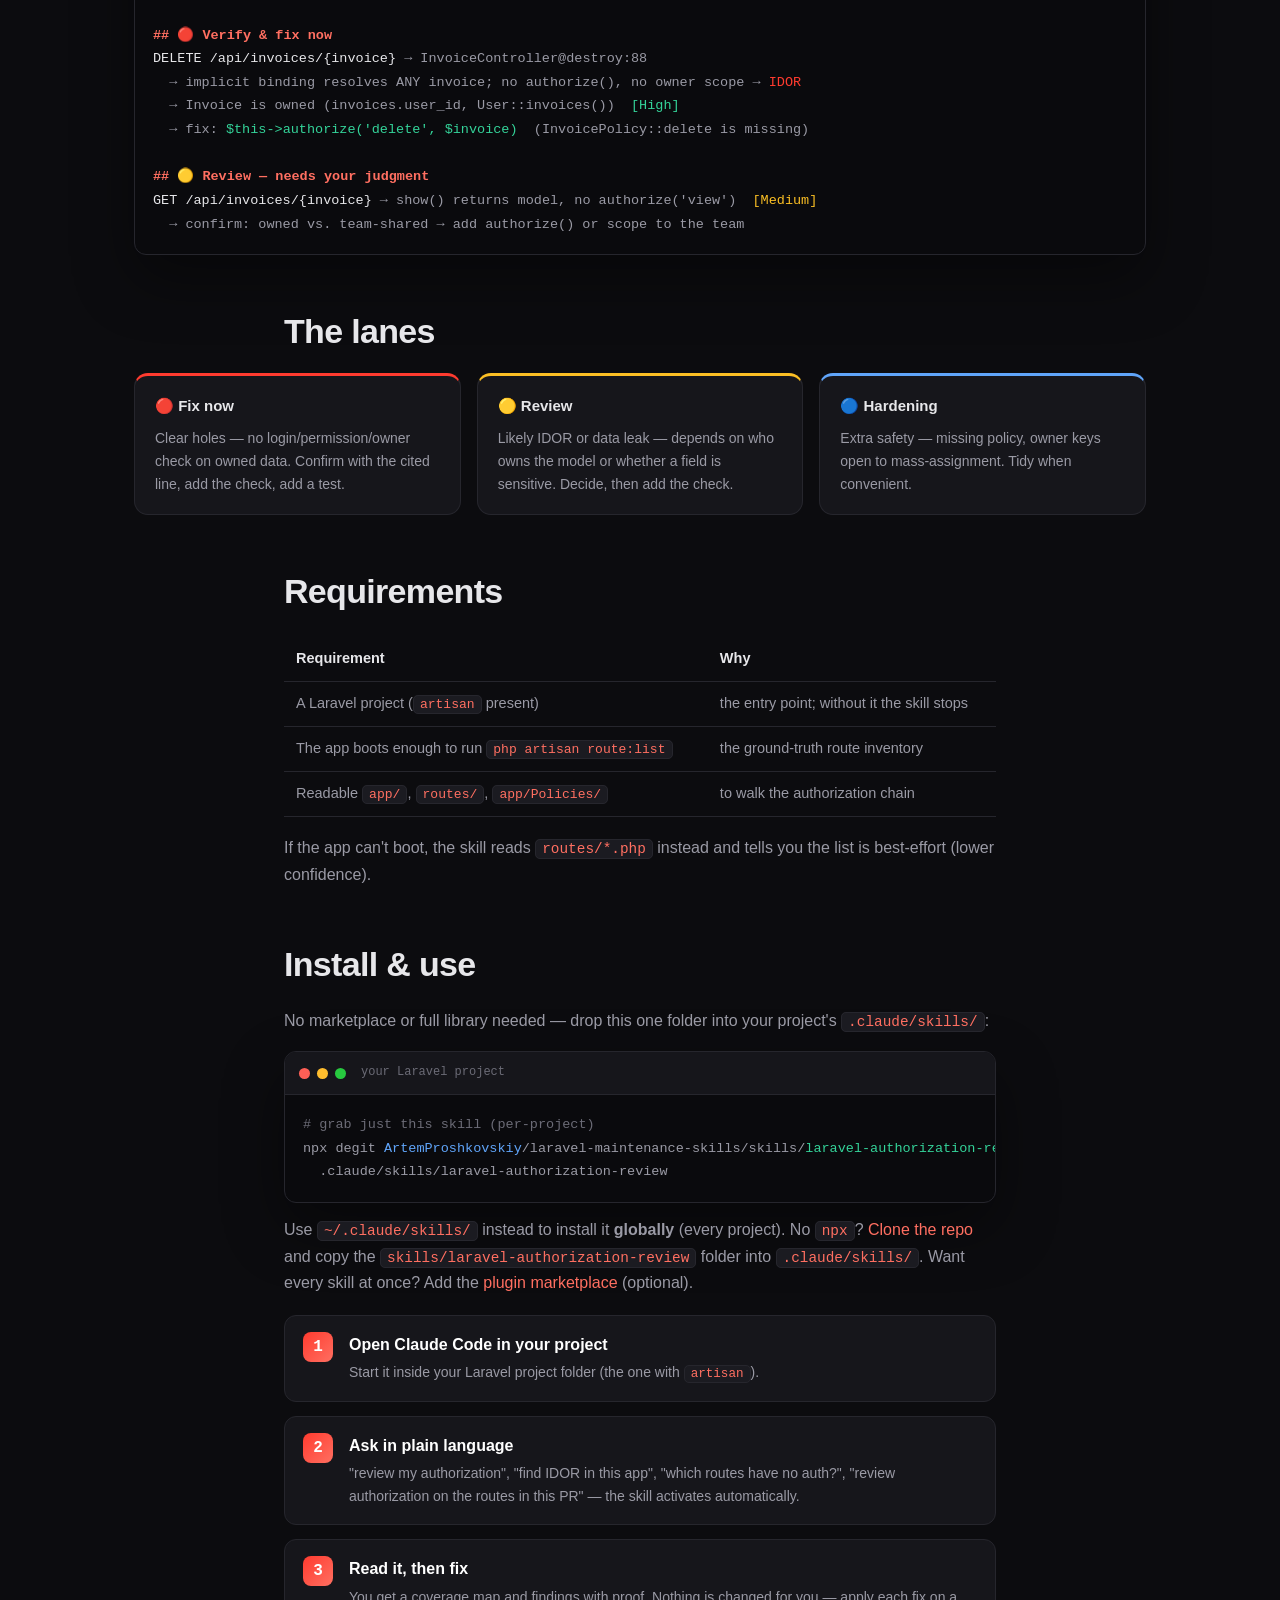
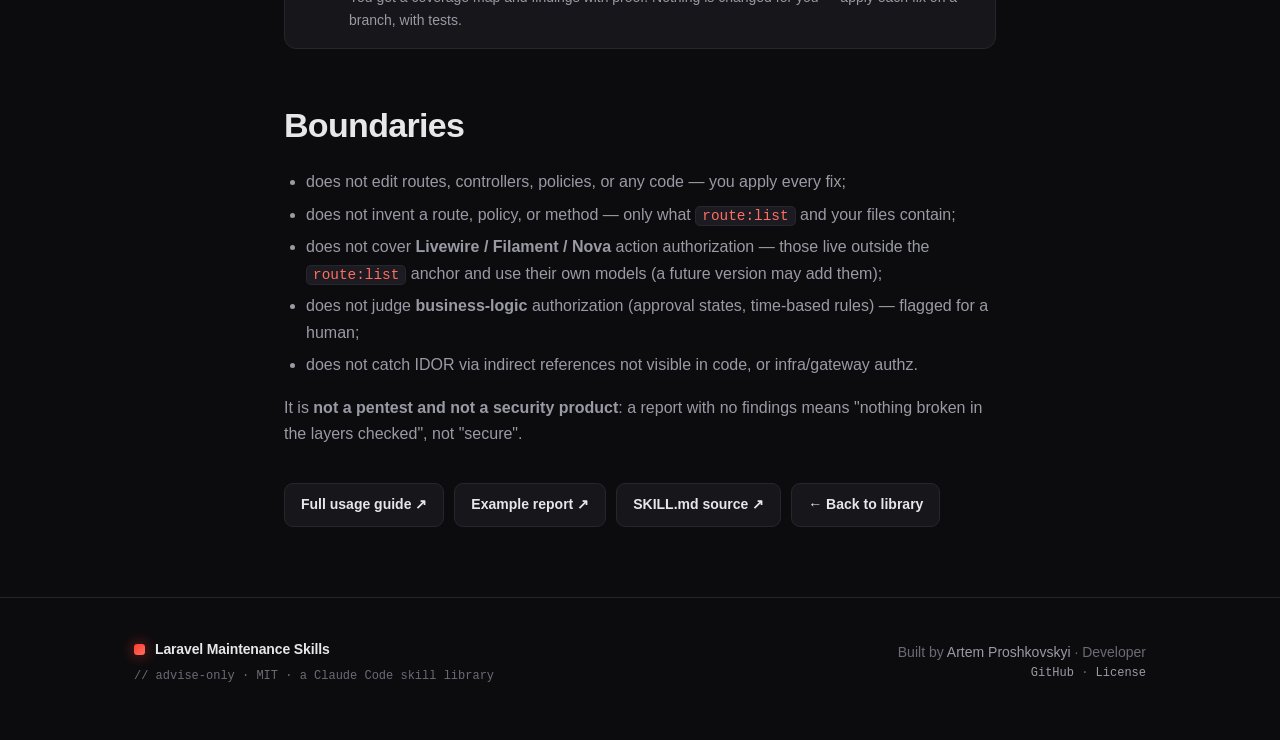
<file: docs/skills/laravel-authorization-review.html>
<!DOCTYPE html>
<html lang="en">
<head>
<meta charset="UTF-8" />
<meta name="viewport" content="width=device-width, initial-scale=1.0" />
<meta name="theme-color" content="#0c0c0f" />

<!-- Primary SEO -->
<title>laravel-authorization-review — Laravel IDOR & authorization review skill for Claude Code</title>
<meta name="description" content="Claude Code skill: finds IDOR / broken object-level authorization in Laravel. Walks each route's middleware, policy/gate, query scoping, and API Resource output, anchored to php artisan route:list. Per-route coverage map, confidence-rated findings. Advise-only." />
<meta name="keywords" content="Laravel IDOR, broken object level authorization, BOLA, broken access control, Laravel authorization review, Laravel policy gate audit, route:list, Sanctum API security, OWASP API Top 10, Laravel security, Claude Code skill, Artem Proshkovskyi" />
<meta name="author" content="Artem Proshkovskyi" />
<meta name="robots" content="index, follow, max-image-preview:large, max-snippet:-1" />
<link rel="canonical" href="https://artemproshkovskiy.github.io/laravel-maintenance-skills/skills/laravel-authorization-review.html" />
<link rel="icon" href="data:image/svg+xml,%3Csvg xmlns='http://www.w3.org/2000/svg' viewBox='0 0 32 32'%3E%3Crect width='32' height='32' rx='7' fill='%23ff3b2f'/%3E%3C/svg%3E" />
<link rel="stylesheet" href="../assets/style.css" />

<!-- Open Graph -->
<meta property="og:type" content="article" />
<meta property="og:site_name" content="Laravel Maintenance Skills" />
<meta property="og:title" content="laravel-authorization-review — Laravel IDOR & authorization review for Claude Code" />
<meta property="og:description" content="Find broken object-level authorization (IDOR) in Laravel: route chain → policy/gate → query scoping → API Resource output, anchored to route:list. Coverage map + confidence-rated findings. Advise-only." />
<meta property="og:url" content="https://artemproshkovskiy.github.io/laravel-maintenance-skills/skills/laravel-authorization-review.html" />
<meta property="og:image" content="https://artemproshkovskiy.github.io/laravel-maintenance-skills/assets/og.png" />
<meta property="og:image:alt" content="laravel-authorization-review — a Laravel IDOR & authorization review skill for Claude Code" />
<meta property="og:locale" content="en_US" />

<!-- Twitter -->
<meta name="twitter:card" content="summary_large_image" />
<meta name="twitter:title" content="laravel-authorization-review — Claude Code skill" />
<meta name="twitter:description" content="Laravel IDOR / broken-object-level-authorization review: route chain, policies, query scoping, API Resource leaks. Coverage map + confidence levels." />
<meta name="twitter:image" content="https://artemproshkovskiy.github.io/laravel-maintenance-skills/assets/og.png" />
<meta name="twitter:image:alt" content="laravel-authorization-review — Laravel IDOR & authorization review for Claude Code" />

<!-- Structured data -->
<script type="application/ld+json">
{
  "@context": "https://schema.org",
  "@graph": [
    {
      "@type": "SoftwareApplication",
      "name": "laravel-authorization-review",
      "applicationCategory": "DeveloperApplication",
      "operatingSystem": "Any (Claude Code; Laravel with artisan)",
      "softwareVersion": "0.1.0",
      "description": "A Claude Code skill that reviews Laravel HTTP authorization for IDOR / broken object-level authorization. It walks every route's authorization chain — middleware, policy/gate, Eloquent query scoping, and API Resource output — anchored to php artisan route:list, and returns a per-route coverage map with confidence-rated findings. Advise-only.",
      "url": "https://artemproshkovskiy.github.io/laravel-maintenance-skills/skills/laravel-authorization-review.html",
      "license": "https://opensource.org/licenses/MIT",
      "author": { "@type": "Person", "name": "Artem Proshkovskyi", "url": "https://github.com/ArtemProshkovskiy" },
      "offers": { "@type": "Offer", "price": "0", "priceCurrency": "USD" }
    },
    {
      "@type": "BreadcrumbList",
      "itemListElement": [
        { "@type": "ListItem", "position": 1, "name": "Skills library", "item": "https://artemproshkovskiy.github.io/laravel-maintenance-skills/" },
        { "@type": "ListItem", "position": 2, "name": "laravel-authorization-review", "item": "https://artemproshkovskiy.github.io/laravel-maintenance-skills/skills/laravel-authorization-review.html" }
      ]
    }
  ]
}
</script>
</head>
<body>

<nav>
  <div class="wrap">
    <a class="brand" href="../index.html"><span class="dot"></span> Laravel Maintenance Skills <small>// for Claude Code</small></a>
    <div class="links">
      <a href="../index.html#catalog">Catalog</a>
      <a href="../index.html#install">Install</a>
      <a class="btn ghost sm" data-gh="/tree/main/skills/laravel-authorization-review" href="#">View source ↗</a>
    </div>
  </div>
</nav>

<div class="wrap">
  <div class="crumbs">
    <a href="../index.html">Skills library</a><span class="sep">/</span><span>laravel-authorization-review</span>
  </div>

  <div class="detail-head">
    <h1>laravel-authorization-review</h1>
    <div class="meta">
      <span class="badge ok">● available</span>
      <span class="tagpill">security</span>
      <span class="tagpill">IDOR / BOLA</span>
      <span class="tagpill">access control</span>
      <span class="tagpill">v0.1.0</span>
      <span class="tagpill">MIT</span>
    </div>
    <p class="lede" style="margin:0;">Point it at a Laravel project and it finds broken access control (IDOR) — the bug class scanners miss. It never edits your code.</p>
  </div>
</div>

<section style="border-top:none; padding-top:40px;">
  <div class="wrap prose">

    <h2>What it does</h2>
    <p>Scanners follow where untrusted <b>input</b> goes. They can't tell you whether <code>Invoice::find($id)</code> <em>should</em> have been limited to the logged-in user — that's about <b>intent</b>, and it's exactly the bug behind <b>IDOR / broken access control (BOLA)</b>, #1 in the OWASP API Security Top 10. This skill fills that gap.</p>
    <ul class="feat">
      <li><span class="ck">▹</span><div><b>Checks the full chain on every route</b> — login → permission (policy / gate / <code>can:</code> / FormRequest) → owner check → API output.</div></li>
      <li><span class="ck">▹</span><div><b>Catches the classic Laravel IDOR</b> — <code>update(Post $post)</code> loads <em>any</em> record by id but never checks who owns it. The missing <code>authorize()</code> or owner check is the hole.</div></li>
      <li><span class="ck">▹</span><div><b>Backed by real data</b> — every finding points to a real <code>php artisan route:list --json</code> entry and a controller <code>file:line</code>. No proof, no finding.</div></li>
      <li><span class="ck">▹</span><div><b>Rates its confidence</b> — High (clear hole), Medium (depends on who owns the model), Low (hardening). Medium/Low say "verify", never claim it as fact.</div></li>
      <li><span class="ck">▹</span><div><b>Doesn't cry wolf</b> — knows every valid way to authorize and which routes are public on purpose (login, signed webhooks).</div></li>
      <li><span class="ck">▹</span><div><b>Shows a coverage map</b> — every route × every layer, so you see what's protected <em>and</em> what was checked, not just a list of problems.</div></li>
    </ul>

    <div class="callout">
      <b>Only advises.</b> It reads files and runs one read-only command (<code>php artisan route:list --json</code>), then hands you findings and fix ideas. It never edits your routes, controllers, policies, or code — you apply every fix yourself.
    </div>

    <h2>Example output</h2>
    <p>A real run, shortened. The route list and cited lines are hard facts; whether a model is "owned" or a field is sensitive is the skill's call — shown as an assumption for you to confirm.</p>
  </div>

  <div class="wrap" style="margin-top:6px;">
    <div class="report">
      <div class="bar"><i></i><i></i><i></i><span>authorization-review — acme/billing-api</span></div>
<pre><span class="h">## Summary</span>
18 routes — <span class="r">🔴 3 exposed</span>  <span class="y">🟡 5 review</span>  <span class="o">🔵 2 hardening</span>  <span class="g">✅ 8 covered</span>

<span class="h">## Coverage map</span>
<span class="w">DELETE /api/invoices/{invoice}</span>  auth ✓  authz <span class="r">✗</span>  scoped <span class="r">✗</span>  policy ✓   <span class="r">🔴 exposed</span>
<span class="w">PUT    /api/profile</span>            auth ✓  authz <span class="r">✗</span>  scoped n/a  <span class="r">🔴 authz off</span>
<span class="w">GET    /api/orders/{order}</span>     auth ✓  authz ✓  scoped ✓    policy ✓   <span class="g">✅ covered</span>

<span class="h">## 🔴 Verify &amp; fix now</span>
<span class="w">DELETE /api/invoices/{invoice}</span> → InvoiceController@destroy:88
  → implicit binding resolves ANY invoice; no authorize(), no owner scope → <span class="r">IDOR</span>
  → Invoice is owned (invoices.user_id, User::invoices())  <span class="g">[High]</span>
  → fix: <span class="g">$this->authorize('delete', $invoice)</span>  (InvoicePolicy::delete is missing)

<span class="h">## 🟡 Review — needs your judgment</span>
<span class="w">GET /api/invoices/{invoice}</span> → show() returns model, no authorize('view')  <span class="y">[Medium]</span>
  → confirm: owned vs. team-shared → add authorize() or scope to the team</pre>
    </div>
  </div>

  <div class="wrap prose">
    <h2>The lanes</h2>
  </div>
  <div class="wrap">
    <div class="lanes">
      <div class="lane defer"><h4>🔴 Fix now</h4><p>Clear holes — no login/permission/owner check on owned data. Confirm with the cited line, add the check, add a test.</p></div>
      <div class="lane careful"><h4>🟡 Review</h4><p>Likely IDOR or data leak — depends on who owns the model or whether a field is sensitive. Decide, then add the check.</p></div>
      <div class="lane harden"><h4>🔵 Hardening</h4><p>Extra safety — missing policy, owner keys open to mass-assignment. Tidy when convenient.</p></div>
    </div>
  </div>

  <div class="wrap prose">
    <h2>Requirements</h2>
    <table>
      <tr><th>Requirement</th><th>Why</th></tr>
      <tr><td>A Laravel project (<code>artisan</code> present)</td><td>the entry point; without it the skill stops</td></tr>
      <tr><td>The app boots enough to run <code>php artisan route:list</code></td><td>the ground-truth route inventory</td></tr>
      <tr><td>Readable <code>app/</code>, <code>routes/</code>, <code>app/Policies/</code></td><td>to walk the authorization chain</td></tr>
    </table>
    <p>If the app can't boot, the skill reads <code>routes/*.php</code> instead and tells you the list is best-effort (lower confidence).</p>

    <h2>Install &amp; use</h2>
    <p>No marketplace or full library needed — drop this one folder into your project's <code>.claude/skills/</code>:</p>
    <div class="term">
      <div class="bar"><i></i><i></i><i></i><span>your Laravel project</span></div>
<pre><span class="c"># grab just this skill (per-project)</span>
npx degit <span class="b">ArtemProshkovskiy</span>/laravel-maintenance-skills/skills/<span class="g">laravel-authorization-review</span> \
  .claude/skills/laravel-authorization-review</pre>
    </div>
    <p style="margin-top:14px;">Use <code>~/.claude/skills/</code> instead to install it <b>globally</b> (every project). No <code>npx</code>? <a data-gh="" href="#">Clone the repo</a> and copy the <code>skills/laravel-authorization-review</code> folder into <code>.claude/skills/</code>. Want every skill at once? Add the <a data-gh="" href="#">plugin marketplace</a> (optional).</p>
    <div class="steps" style="margin-top:18px;">
      <div class="step"><div><b>Open Claude Code in your project</b><p>Start it inside your Laravel project folder (the one with <code>artisan</code>).</p></div></div>
      <div class="step"><div><b>Ask in plain language</b><p>"review my authorization", "find IDOR in this app", "which routes have no auth?", "review authorization on the routes in this PR" — the skill activates automatically.</p></div></div>
      <div class="step"><div><b>Read it, then fix</b><p>You get a coverage map and findings with proof. Nothing is changed for you — apply each fix on a branch, with tests.</p></div></div>
    </div>

    <h2>Boundaries</h2>
    <ul>
      <li>does not edit routes, controllers, policies, or any code — you apply every fix;</li>
      <li>does not invent a route, policy, or method — only what <code>route:list</code> and your files contain;</li>
      <li>does not cover <b>Livewire / Filament / Nova</b> action authorization — those live outside the <code>route:list</code> anchor and use their own models (a future version may add them);</li>
      <li>does not judge <b>business-logic</b> authorization (approval states, time-based rules) — flagged for a human;</li>
      <li>does not catch IDOR via indirect references not visible in code, or infra/gateway authz.</li>
    </ul>
    <p>It is <b>not a pentest and not a security product</b>: a report with no findings means "nothing broken in the layers checked", not "secure".</p>

    <p style="margin-top:36px; display:flex; gap:10px; flex-wrap:wrap;">
      <a class="btn ghost" data-gh="/blob/main/skills/laravel-authorization-review/USAGE.md" href="#">Full usage guide ↗</a>
      <a class="btn ghost" data-gh="/blob/main/skills/laravel-authorization-review/examples/report.md" href="#">Example report ↗</a>
      <a class="btn ghost" data-gh="/blob/main/skills/laravel-authorization-review/SKILL.md" href="#">SKILL.md source ↗</a>
      <a class="btn ghost" href="../index.html">← Back to library</a>
    </p>
  </div>
</section>

<footer>
  <div class="wrap">
    <div>
      <a class="brand" href="../index.html" style="margin-bottom:6px;"><span class="dot"></span> Laravel Maintenance Skills</a>
      <div class="tag">// advise-only · MIT · a Claude Code skill library</div>
    </div>
    <div style="text-align:right;">
      <div>Built by <a data-gh="" href="#">Artem Proshkovskyi</a> · Developer</div>
      <div class="tag"><a data-gh="" href="#">GitHub</a> · <a data-gh="/blob/main/LICENSE" href="#">License</a></div>
    </div>
  </div>
</footer>

<script>
  var OWNER = "ArtemProshkovskiy"; // GitHub account that hosts this repo
  var REPO  = "https://github.com/" + OWNER + "/laravel-maintenance-skills";
  document.querySelectorAll('[data-gh]').forEach(function (a) {
    a.href = REPO + (a.getAttribute('data-gh') || '');
  });
</script>
</body>
</html>
</file>
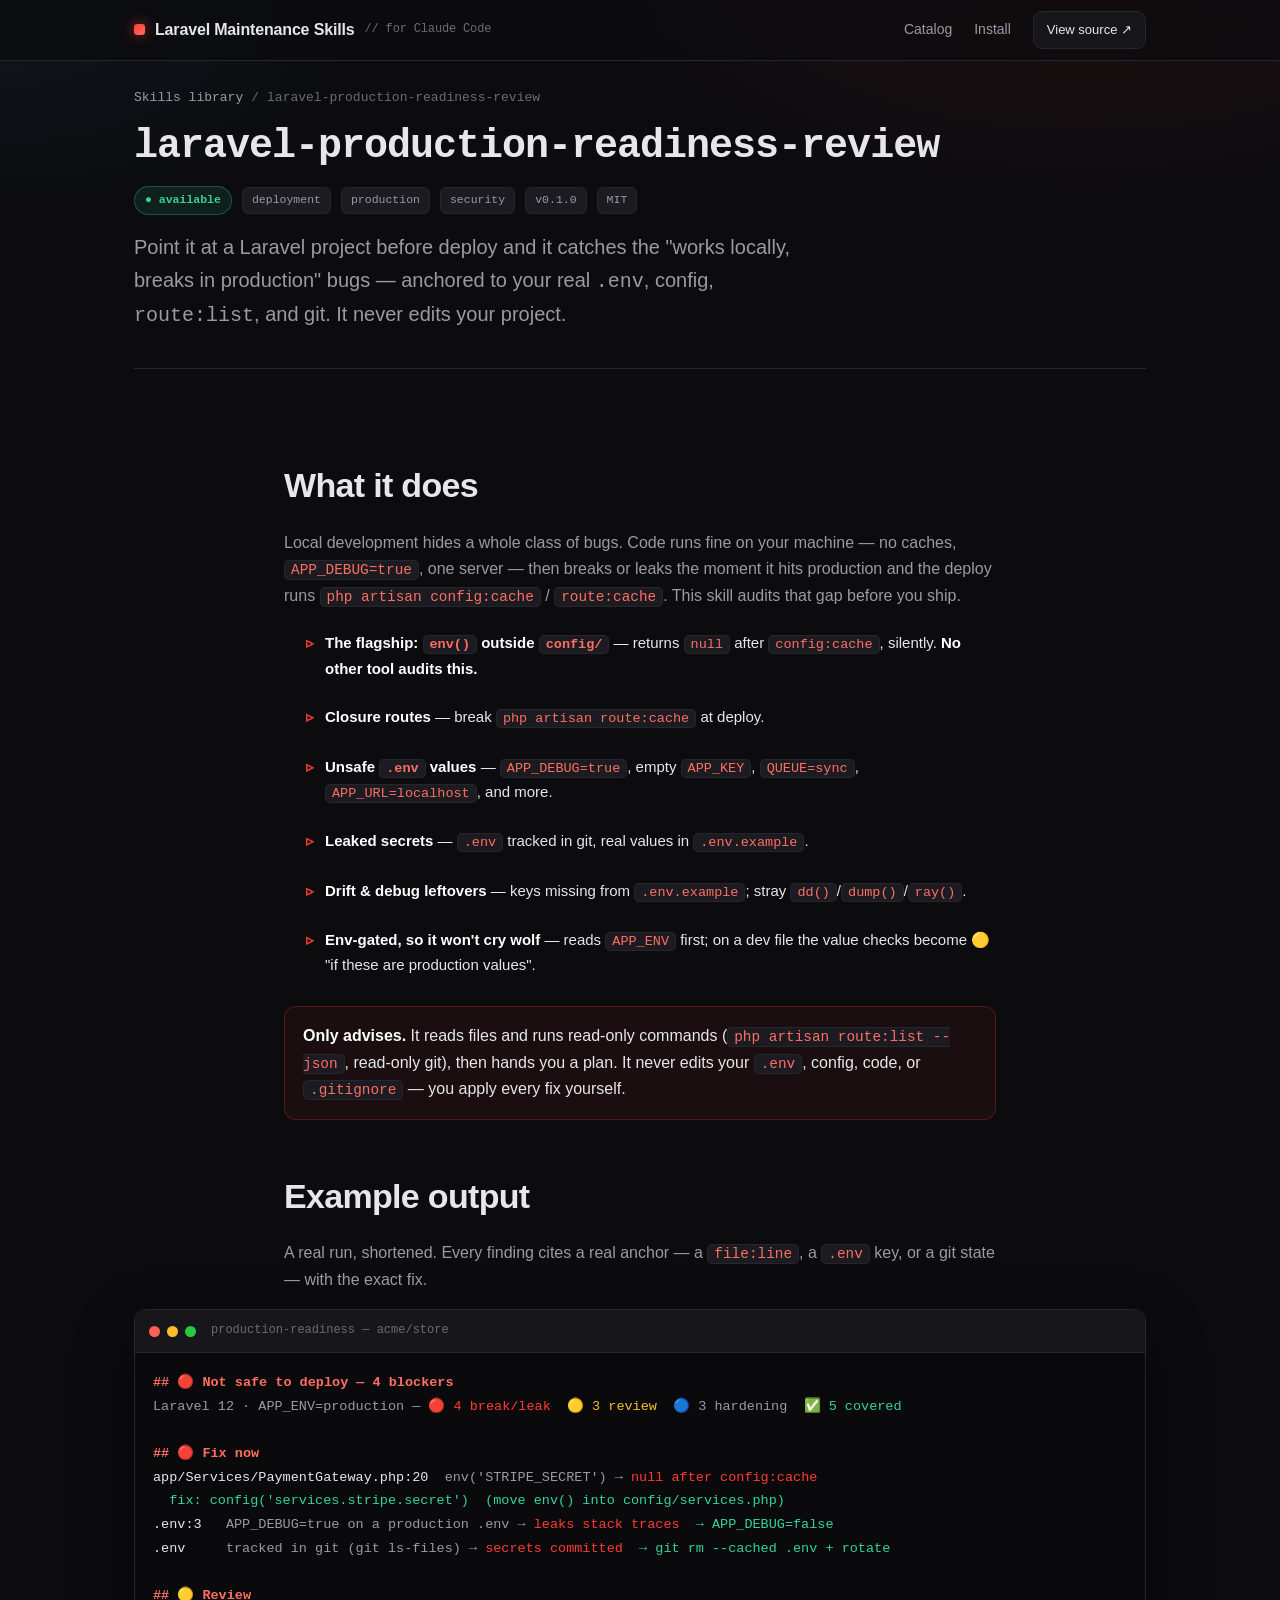
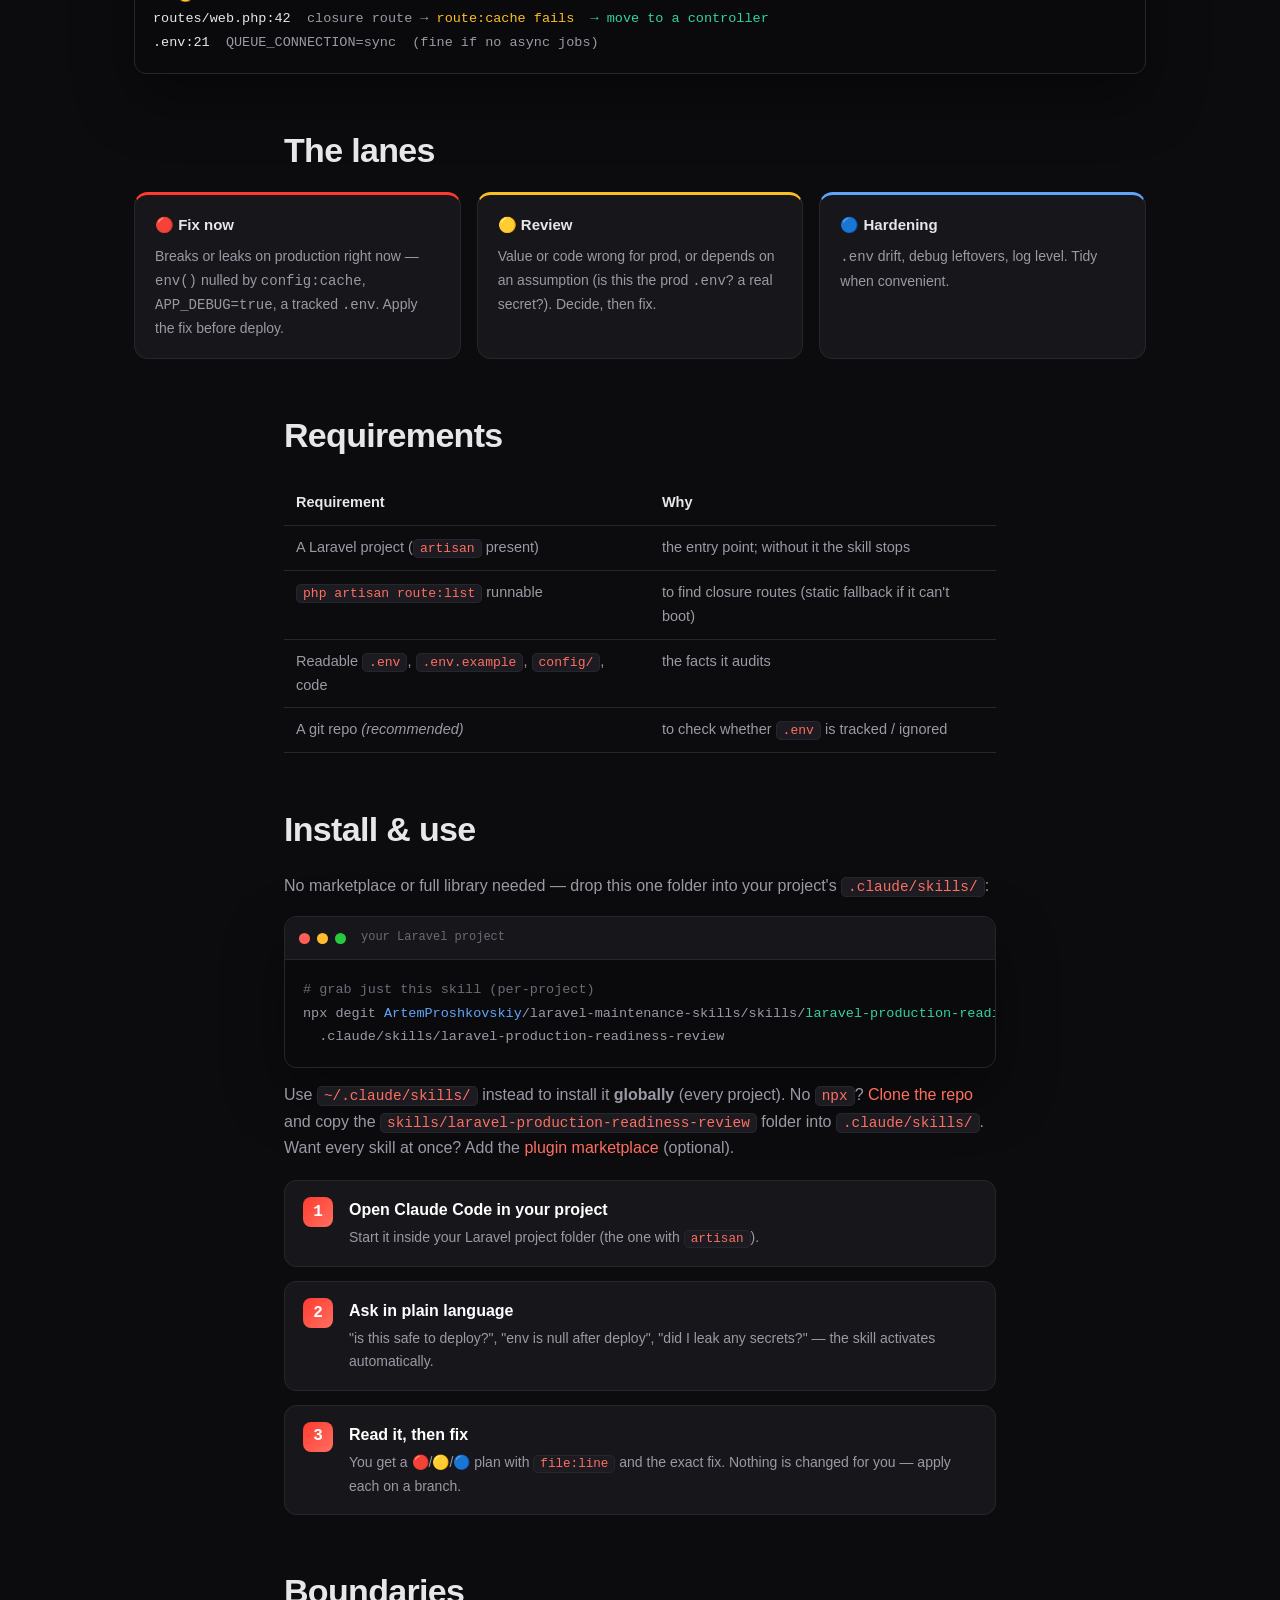
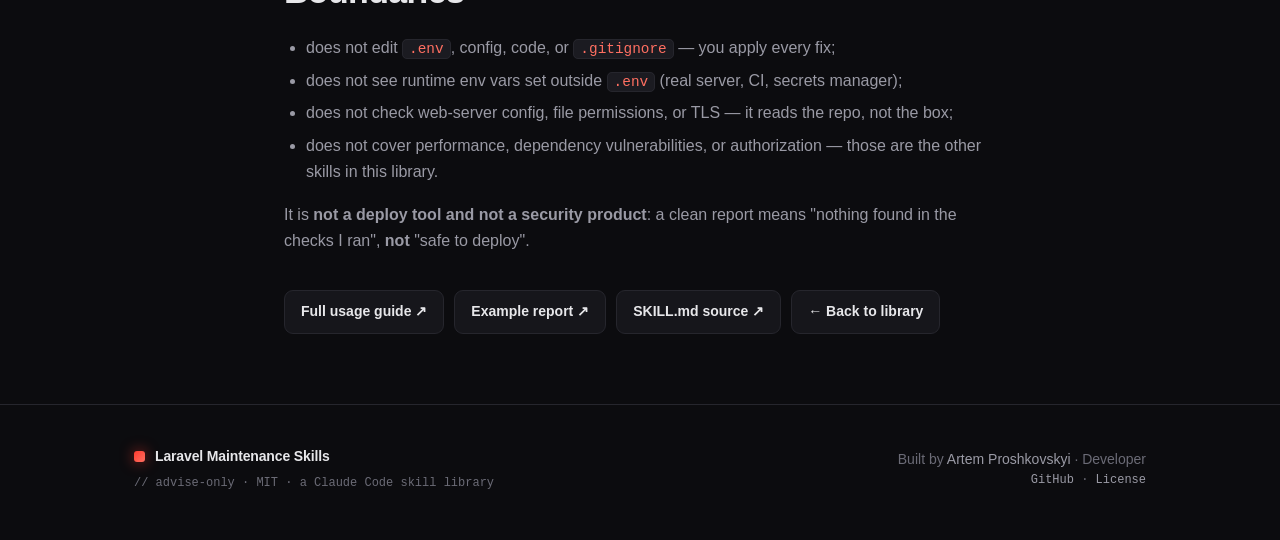
<file: docs/skills/laravel-production-readiness-review.html>
<!DOCTYPE html>
<html lang="en">
<head>
<meta charset="UTF-8" />
<meta name="viewport" content="width=device-width, initial-scale=1.0" />
<meta name="theme-color" content="#0c0c0f" />

<!-- Primary SEO -->
<title>laravel-production-readiness-review — Laravel pre-deploy / config:cache audit skill for Claude Code</title>
<meta name="description" content="Claude Code skill: catches the 'works locally, breaks in production' bugs in Laravel before deploy — env() outside config/ (null after config:cache), closure routes that break route:cache, unsafe .env values, and leaked secrets. Anchored to real .env / route:list / git. Advise-only." />
<meta name="keywords" content="Laravel production readiness, config:cache env null, env() outside config, route:cache closure fails, APP_DEBUG true production, .env leaked git, .env.example secrets, Laravel deploy checklist, pre-deploy audit, Claude Code skill, Artem Proshkovskyi" />
<meta name="author" content="Artem Proshkovskyi" />
<meta name="robots" content="index, follow, max-image-preview:large, max-snippet:-1" />
<link rel="canonical" href="https://artemproshkovskiy.github.io/laravel-maintenance-skills/skills/laravel-production-readiness-review.html" />
<link rel="icon" href="data:image/svg+xml,%3Csvg xmlns='http://www.w3.org/2000/svg' viewBox='0 0 32 32'%3E%3Crect width='32' height='32' rx='7' fill='%23ff3b2f'/%3E%3C/svg%3E" />
<link rel="stylesheet" href="../assets/style.css" />

<!-- Open Graph -->
<meta property="og:type" content="article" />
<meta property="og:site_name" content="Laravel Maintenance Skills" />
<meta property="og:title" content="laravel-production-readiness-review — Laravel pre-deploy audit for Claude Code" />
<meta property="og:description" content="Catch the 'works locally, breaks in production' bugs before deploy: env() outside config/, closure routes vs route:cache, unsafe .env values, leaked secrets. Anchored to real .env / route:list / git. Advise-only." />
<meta property="og:url" content="https://artemproshkovskiy.github.io/laravel-maintenance-skills/skills/laravel-production-readiness-review.html" />
<meta property="og:image" content="https://artemproshkovskiy.github.io/laravel-maintenance-skills/assets/og.png" />
<meta property="og:image:alt" content="laravel-production-readiness-review — a Laravel pre-deploy audit skill for Claude Code" />
<meta property="og:locale" content="en_US" />

<!-- Twitter -->
<meta name="twitter:card" content="summary_large_image" />
<meta name="twitter:title" content="laravel-production-readiness-review — Claude Code skill" />
<meta name="twitter:description" content="Laravel pre-deploy audit: env() outside config/ (null after config:cache), closure routes vs route:cache, unsafe .env values, leaked secrets." />
<meta name="twitter:image" content="https://artemproshkovskiy.github.io/laravel-maintenance-skills/assets/og.png" />
<meta name="twitter:image:alt" content="laravel-production-readiness-review — Laravel pre-deploy audit for Claude Code" />

<!-- Structured data -->
<script type="application/ld+json">
{
  "@context": "https://schema.org",
  "@graph": [
    {
      "@type": "SoftwareApplication",
      "name": "laravel-production-readiness-review",
      "applicationCategory": "DeveloperApplication",
      "operatingSystem": "Any (Claude Code; Laravel with artisan)",
      "softwareVersion": "0.1.0",
      "description": "A Claude Code skill that audits the dev-vs-production gap in a Laravel app before deploy: env() called outside config/ (returns null after config:cache), closure routes that break route:cache, unsafe .env values (APP_DEBUG=true, empty APP_KEY, sync queue, APP_URL=localhost), secret exposure (.env tracked in git, real values in .env.example), .env drift, and leftover debug calls. Anchored to real .env / config / route:list / git. Advise-only.",
      "url": "https://artemproshkovskiy.github.io/laravel-maintenance-skills/skills/laravel-production-readiness-review.html",
      "license": "https://opensource.org/licenses/MIT",
      "author": { "@type": "Person", "name": "Artem Proshkovskyi", "url": "https://github.com/ArtemProshkovskiy" },
      "offers": { "@type": "Offer", "price": "0", "priceCurrency": "USD" }
    },
    {
      "@type": "BreadcrumbList",
      "itemListElement": [
        { "@type": "ListItem", "position": 1, "name": "Skills library", "item": "https://artemproshkovskiy.github.io/laravel-maintenance-skills/" },
        { "@type": "ListItem", "position": 2, "name": "laravel-production-readiness-review", "item": "https://artemproshkovskiy.github.io/laravel-maintenance-skills/skills/laravel-production-readiness-review.html" }
      ]
    }
  ]
}
</script>
</head>
<body>

<nav>
  <div class="wrap">
    <a class="brand" href="../index.html"><span class="dot"></span> Laravel Maintenance Skills <small>// for Claude Code</small></a>
    <div class="links">
      <a href="../index.html#catalog">Catalog</a>
      <a href="../index.html#install">Install</a>
      <a class="btn ghost sm" data-gh="/tree/main/skills/laravel-production-readiness-review" href="#">View source ↗</a>
    </div>
  </div>
</nav>

<div class="wrap">
  <div class="crumbs">
    <a href="../index.html">Skills library</a><span class="sep">/</span><span>laravel-production-readiness-review</span>
  </div>

  <div class="detail-head">
    <h1>laravel-production-readiness-review</h1>
    <div class="meta">
      <span class="badge ok">● available</span>
      <span class="tagpill">deployment</span>
      <span class="tagpill">production</span>
      <span class="tagpill">security</span>
      <span class="tagpill">v0.1.0</span>
      <span class="tagpill">MIT</span>
    </div>
    <p class="lede" style="margin:0;">Point it at a Laravel project before deploy and it catches the "works locally, breaks in production" bugs — anchored to your real <code>.env</code>, config, <code>route:list</code>, and git. It never edits your project.</p>
  </div>
</div>

<section style="border-top:none; padding-top:40px;">
  <div class="wrap prose">

    <h2>What it does</h2>
    <p>Local development hides a whole class of bugs. Code runs fine on your machine — no caches, <code>APP_DEBUG=true</code>, one server — then breaks or leaks the moment it hits production and the deploy runs <code>php artisan config:cache</code> / <code>route:cache</code>. This skill audits that gap before you ship.</p>
    <ul class="feat">
      <li><span class="ck">▹</span><div><b>The flagship: <code>env()</code> outside <code>config/</code></b> — returns <code>null</code> after <code>config:cache</code>, silently. <b>No other tool audits this.</b></div></li>
      <li><span class="ck">▹</span><div><b>Closure routes</b> — break <code>php artisan route:cache</code> at deploy.</div></li>
      <li><span class="ck">▹</span><div><b>Unsafe <code>.env</code> values</b> — <code>APP_DEBUG=true</code>, empty <code>APP_KEY</code>, <code>QUEUE=sync</code>, <code>APP_URL=localhost</code>, and more.</div></li>
      <li><span class="ck">▹</span><div><b>Leaked secrets</b> — <code>.env</code> tracked in git, real values in <code>.env.example</code>.</div></li>
      <li><span class="ck">▹</span><div><b>Drift & debug leftovers</b> — keys missing from <code>.env.example</code>; stray <code>dd()</code>/<code>dump()</code>/<code>ray()</code>.</div></li>
      <li><span class="ck">▹</span><div><b>Env-gated, so it won't cry wolf</b> — reads <code>APP_ENV</code> first; on a dev file the value checks become 🟡 "if these are production values".</div></li>
    </ul>

    <div class="callout">
      <b>Only advises.</b> It reads files and runs read-only commands (<code>php artisan route:list --json</code>, read-only git), then hands you a plan. It never edits your <code>.env</code>, config, code, or <code>.gitignore</code> — you apply every fix yourself.
    </div>

    <h2>Example output</h2>
    <p>A real run, shortened. Every finding cites a real anchor — a <code>file:line</code>, a <code>.env</code> key, or a git state — with the exact fix.</p>
  </div>

  <div class="wrap" style="margin-top:6px;">
    <div class="report">
      <div class="bar"><i></i><i></i><i></i><span>production-readiness — acme/store</span></div>
<pre><span class="h">## 🔴 Not safe to deploy — 4 blockers</span>
Laravel 12 · APP_ENV=production — <span class="r">🔴 4 break/leak</span>  <span class="y">🟡 3 review</span>  <span class="o">🔵 3 hardening</span>  <span class="g">✅ 5 covered</span>

<span class="h">## 🔴 Fix now</span>
<span class="w">app/Services/PaymentGateway.php:20</span>  env('STRIPE_SECRET') → <span class="r">null after config:cache</span>
  <span class="g">fix: config('services.stripe.secret')  (move env() into config/services.php)</span>
<span class="w">.env:3</span>   APP_DEBUG=true on a production .env → <span class="r">leaks stack traces</span>  <span class="g">→ APP_DEBUG=false</span>
<span class="w">.env</span>     tracked in git (git ls-files) → <span class="r">secrets committed</span>  <span class="g">→ git rm --cached .env + rotate</span>

<span class="h">## 🟡 Review</span>
<span class="w">routes/web.php:42</span>  closure route → <span class="y">route:cache fails</span>  <span class="g">→ move to a controller</span>
<span class="w">.env:21</span>  QUEUE_CONNECTION=sync  <span class="o">(fine if no async jobs)</span></pre>
    </div>
  </div>

  <div class="wrap prose">
    <h2>The lanes</h2>
  </div>
  <div class="wrap">
    <div class="lanes">
      <div class="lane defer"><h4>🔴 Fix now</h4><p>Breaks or leaks on production right now — <code>env()</code> nulled by <code>config:cache</code>, <code>APP_DEBUG=true</code>, a tracked <code>.env</code>. Apply the fix before deploy.</p></div>
      <div class="lane careful"><h4>🟡 Review</h4><p>Value or code wrong for prod, or depends on an assumption (is this the prod <code>.env</code>? a real secret?). Decide, then fix.</p></div>
      <div class="lane harden"><h4>🔵 Hardening</h4><p><code>.env</code> drift, debug leftovers, log level. Tidy when convenient.</p></div>
    </div>
  </div>

  <div class="wrap prose">
    <h2>Requirements</h2>
    <table>
      <tr><th>Requirement</th><th>Why</th></tr>
      <tr><td>A Laravel project (<code>artisan</code> present)</td><td>the entry point; without it the skill stops</td></tr>
      <tr><td><code>php artisan route:list</code> runnable</td><td>to find closure routes (static fallback if it can't boot)</td></tr>
      <tr><td>Readable <code>.env</code>, <code>.env.example</code>, <code>config/</code>, code</td><td>the facts it audits</td></tr>
      <tr><td>A git repo <em>(recommended)</em></td><td>to check whether <code>.env</code> is tracked / ignored</td></tr>
    </table>

    <h2>Install &amp; use</h2>
    <p>No marketplace or full library needed — drop this one folder into your project's <code>.claude/skills/</code>:</p>
    <div class="term">
      <div class="bar"><i></i><i></i><i></i><span>your Laravel project</span></div>
<pre><span class="c"># grab just this skill (per-project)</span>
npx degit <span class="b">ArtemProshkovskiy</span>/laravel-maintenance-skills/skills/<span class="g">laravel-production-readiness-review</span> \
  .claude/skills/laravel-production-readiness-review</pre>
    </div>
    <p style="margin-top:14px;">Use <code>~/.claude/skills/</code> instead to install it <b>globally</b> (every project). No <code>npx</code>? <a data-gh="" href="#">Clone the repo</a> and copy the <code>skills/laravel-production-readiness-review</code> folder into <code>.claude/skills/</code>. Want every skill at once? Add the <a data-gh="" href="#">plugin marketplace</a> (optional).</p>
    <div class="steps" style="margin-top:18px;">
      <div class="step"><div><b>Open Claude Code in your project</b><p>Start it inside your Laravel project folder (the one with <code>artisan</code>).</p></div></div>
      <div class="step"><div><b>Ask in plain language</b><p>"is this safe to deploy?", "env is null after deploy", "did I leak any secrets?" — the skill activates automatically.</p></div></div>
      <div class="step"><div><b>Read it, then fix</b><p>You get a 🔴/🟡/🔵 plan with <code>file:line</code> and the exact fix. Nothing is changed for you — apply each on a branch.</p></div></div>
    </div>

    <h2>Boundaries</h2>
    <ul>
      <li>does not edit <code>.env</code>, config, code, or <code>.gitignore</code> — you apply every fix;</li>
      <li>does not see runtime env vars set outside <code>.env</code> (real server, CI, secrets manager);</li>
      <li>does not check web-server config, file permissions, or TLS — it reads the repo, not the box;</li>
      <li>does not cover performance, dependency vulnerabilities, or authorization — those are the other skills in this library.</li>
    </ul>
    <p>It is <b>not a deploy tool and not a security product</b>: a clean report means "nothing found in the checks I ran", <b>not</b> "safe to deploy".</p>

    <p style="margin-top:36px; display:flex; gap:10px; flex-wrap:wrap;">
      <a class="btn ghost" data-gh="/blob/main/skills/laravel-production-readiness-review/USAGE.md" href="#">Full usage guide ↗</a>
      <a class="btn ghost" data-gh="/blob/main/skills/laravel-production-readiness-review/examples/report.md" href="#">Example report ↗</a>
      <a class="btn ghost" data-gh="/blob/main/skills/laravel-production-readiness-review/SKILL.md" href="#">SKILL.md source ↗</a>
      <a class="btn ghost" href="../index.html">← Back to library</a>
    </p>
  </div>
</section>

<footer>
  <div class="wrap">
    <div>
      <a class="brand" href="../index.html" style="margin-bottom:6px;"><span class="dot"></span> Laravel Maintenance Skills</a>
      <div class="tag">// advise-only · MIT · a Claude Code skill library</div>
    </div>
    <div style="text-align:right;">
      <div>Built by <a data-gh="" href="#">Artem Proshkovskyi</a> · Developer</div>
      <div class="tag"><a data-gh="" href="#">GitHub</a> · <a data-gh="/blob/main/LICENSE" href="#">License</a></div>
    </div>
  </div>
</footer>

<script>
  var OWNER = "ArtemProshkovskiy"; // GitHub account that hosts this repo
  var REPO  = "https://github.com/" + OWNER + "/laravel-maintenance-skills";
  document.querySelectorAll('[data-gh]').forEach(function (a) {
    a.href = REPO + (a.getAttribute('data-gh') || '');
  });
</script>
</body>
</html>
</file>
<file: docs/assets/style.css>
/* Laravel Maintenance Skills — shared styles
   One stylesheet for the whole library: landing, catalog, and per-skill pages. */

:root {
  --bg:        #0c0c0f;
  --bg-soft:   #121216;
  --panel:     #16161b;
  --panel-2:   #1b1b21;
  --border:    #26262d;
  --text:      #e7e7ea;
  --muted:     #9a9aa5;
  --faint:     #6b6b76;
  --accent:    #ff3b2f;
  --accent-2:  #ff6f61;
  --green:     #34d399;
  --amber:     #fbbf24;
  --blue:      #60a5fa;
  --mono: ui-monospace, "SF Mono", "JetBrains Mono", "Cascadia Code", "Fira Code", Menlo, Consolas, monospace;
  --sans: "Inter", -apple-system, BlinkMacSystemFont, "Segoe UI", Roboto, Helvetica, Arial, sans-serif;
  --wrap: 1060px;
}
* { box-sizing: border-box; }
html { scroll-behavior: smooth; }
body {
  margin: 0; background: var(--bg); color: var(--text);
  font-family: var(--sans); line-height: 1.65; -webkit-font-smoothing: antialiased;
  background-image:
    radial-gradient(900px 500px at 85% -10%, rgba(255,59,47,.10), transparent 60%),
    radial-gradient(700px 400px at 0% 0%, rgba(96,165,250,.06), transparent 55%);
  background-attachment: fixed;
}
a { color: var(--accent-2); text-decoration: none; }
a:hover { color: #fff; }
.wrap { max-width: var(--wrap); margin: 0 auto; padding: 0 24px; }
code, kbd, pre { font-family: var(--mono); }
.muted { color: var(--muted); }

/* nav */
nav { position: sticky; top: 0; z-index: 20; backdrop-filter: blur(10px);
  background: rgba(12,12,15,.72); border-bottom: 1px solid var(--border); }
nav .wrap { display: flex; align-items: center; gap: 20px; height: 60px; }
.brand { display: flex; align-items: center; gap: 10px; font-weight: 700; letter-spacing: -.01em; color: var(--text); }
.brand .dot { width: 11px; height: 11px; border-radius: 3px; background: linear-gradient(135deg, var(--accent), var(--accent-2)); box-shadow: 0 0 14px rgba(255,59,47,.6); }
.brand small { color: var(--faint); font-weight: 500; font-family: var(--mono); font-size: 12px; }
nav .links { margin-left: auto; display: flex; gap: 22px; align-items: center; }
nav .links a { color: var(--muted); font-size: 14px; font-weight: 500; }
nav .links a:hover { color: #fff; }
/* Responsive nav: below 720px the in-page anchors crowd the brand — hide them
   and keep the brand + the primary GitHub button, which stays reachable. */
@media (max-width: 720px) {
  nav .wrap { gap: 12px; }
  nav .links { gap: 14px; }
  nav .links a:not(.btn) { display: none; }
  .brand small { display: none; }
}

.btn { display: inline-flex; align-items: center; gap: 8px;
  background: linear-gradient(135deg, var(--accent), var(--accent-2));
  color: #fff !important; font-weight: 600; font-size: 14px; padding: 9px 16px;
  border-radius: 9px; border: none; cursor: pointer; box-shadow: 0 6px 20px rgba(255,59,47,.25); }
.btn:hover { filter: brightness(1.07); }
.btn.ghost { background: var(--panel); color: var(--text) !important; border: 1px solid var(--border); box-shadow: none; }
.btn.sm { padding: 7px 13px; font-size: 13px; }

/* hero */
header.hero { padding: 80px 0 50px; }
.eyebrow { display: inline-flex; align-items: center; gap: 8px; font-family: var(--mono);
  font-size: 12.5px; color: var(--accent-2); background: rgba(255,59,47,.08);
  border: 1px solid rgba(255,59,47,.25); padding: 5px 12px; border-radius: 999px; margin-bottom: 22px; }
h1 { font-size: clamp(34px, 5.4vw, 56px); line-height: 1.05; letter-spacing: -.025em; margin: 0 0 18px; font-weight: 800; }
h1 .grad, .grad { background: linear-gradient(135deg, var(--accent), var(--accent-2)); -webkit-background-clip: text; background-clip: text; color: transparent; }
.lede { font-size: clamp(17px, 2.2vw, 20px); color: var(--muted); max-width: 660px; margin: 0 0 18px; }
.pull { font-family: var(--mono); color: var(--text); border-left: 3px solid var(--accent); padding-left: 14px; margin: 26px 0 30px; font-size: 15px; }
.pull span { color: var(--faint); }
.cta-row { display: flex; gap: 12px; flex-wrap: wrap; align-items: center; }
.byline { margin-top: 30px; display: flex; align-items: center; gap: 12px; color: var(--muted); font-size: 14px; }
.byline .av { width: 34px; height: 34px; border-radius: 50%; background: linear-gradient(135deg, var(--accent), var(--accent-2)); display: grid; place-items: center; font-weight: 700; color: #fff; font-size: 14px; }
.byline b { color: var(--text); }

/* sections */
section { padding: 54px 0; border-top: 1px solid var(--border); }
.kicker { font-family: var(--mono); font-size: 12.5px; color: var(--accent); text-transform: uppercase; letter-spacing: .12em; margin: 0 0 10px; }
h2 { font-size: clamp(24px, 3.4vw, 34px); letter-spacing: -.02em; margin: 0 0 14px; font-weight: 800; }
h2 + p.sub, .sub { color: var(--muted); max-width: 700px; margin: 0 0 28px; font-size: 16px; }
h3 { letter-spacing: -.01em; }

.grid { display: grid; gap: 18px; }
.cols-2 { grid-template-columns: repeat(2, 1fr); }
.cols-3 { grid-template-columns: repeat(3, 1fr); }
@media (max-width: 760px){ .cols-2, .cols-3 { grid-template-columns: 1fr; } }

.card { background: linear-gradient(180deg, var(--panel), var(--bg-soft)); border: 1px solid var(--border); border-radius: 14px; padding: 22px; }
.card .ico { font-size: 22px; margin-bottom: 12px; display: block; }
.card h3 { margin: 0 0 6px; font-size: 18px; }
.card p { margin: 0; color: var(--muted); font-size: 14.5px; }

/* catalog */
.toolbar { display: flex; gap: 12px; flex-wrap: wrap; align-items: center; margin-bottom: 26px; }
.search { flex: 1; min-width: 220px; display: flex; align-items: center; gap: 10px;
  background: var(--panel); border: 1px solid var(--border); border-radius: 10px; padding: 10px 14px; }
.search input { flex: 1; background: none; border: none; outline: none; color: var(--text); font-size: 15px; font-family: var(--sans); }
.search input::placeholder { color: var(--faint); }
.search .ic { color: var(--faint); }
.chips { display: flex; gap: 8px; flex-wrap: wrap; }
.chip { font-family: var(--mono); font-size: 12.5px; color: var(--muted); background: var(--panel);
  border: 1px solid var(--border); padding: 7px 13px; border-radius: 999px; cursor: pointer; }
.chip.active { color: #fff; border-color: var(--accent); background: rgba(255,59,47,.12); }

.catalog { display: grid; grid-template-columns: repeat(2, 1fr); gap: 18px; }
@media (max-width: 760px){ .catalog { grid-template-columns: 1fr; } }
.scard { display: flex; flex-direction: column; background: linear-gradient(180deg, var(--panel), var(--bg-soft));
  border: 1px solid var(--border); border-radius: 16px; padding: 22px; transition: border-color .15s, transform .15s; }
a.scard:hover { border-color: rgba(255,59,47,.4); transform: translateY(-2px); color: var(--text); }
.scard .row { display: flex; align-items: center; gap: 10px; margin-bottom: 12px; }
.scard .mono-name { font-family: var(--mono); font-size: 15.5px; font-weight: 700; color: #fff; }
.scard .blurb { color: var(--muted); font-size: 14.5px; margin: 0 0 16px; flex: 1; }
.scard .meta { display: flex; gap: 8px; flex-wrap: wrap; align-items: center; }
.scard .more { margin-left: auto; color: var(--accent-2); font-size: 14px; font-weight: 600; }
.tagpill { font-family: var(--mono); font-size: 11.5px; color: var(--muted); background: var(--panel-2); border: 1px solid var(--border); padding: 3px 9px; border-radius: 6px; }

.badge { font-family: var(--mono); font-size: 11.5px; font-weight: 600; padding: 4px 10px; border-radius: 999px; white-space: nowrap; }
.badge.ok { color: var(--green); background: rgba(52,211,153,.1); border: 1px solid rgba(52,211,153,.3); }
.badge.soon { color: var(--amber); background: rgba(251,191,36,.1); border: 1px solid rgba(251,191,36,.3); }
.no-results { color: var(--faint); font-family: var(--mono); font-size: 14px; padding: 20px 0; display: none; }

/* terminal / report */
.term, .report { background: #0a0a0d; border: 1px solid var(--border); border-radius: 12px; overflow: hidden; box-shadow: 0 24px 60px rgba(0,0,0,.4); }
.term .bar, .report .bar { display: flex; align-items: center; gap: 7px; padding: 11px 14px; background: var(--panel); border-bottom: 1px solid var(--border); }
.term .bar i, .report .bar i { width: 11px; height: 11px; border-radius: 50%; display: inline-block; }
.bar i:nth-child(1){ background:#ff5f56; } .bar i:nth-child(2){ background:#ffbd2e; } .bar i:nth-child(3){ background:#27c93f; }
.bar span { margin-left: 8px; color: var(--faint); font-family: var(--mono); font-size: 12px; }
.term pre, .report pre { margin: 0; padding: 18px; overflow-x: auto; font-size: 13.5px; line-height: 1.75; color: var(--muted); }
.p { color: var(--accent-2); } .c { color: var(--faint); } .o { color: var(--muted); }
.g { color: var(--green); } .y { color: var(--amber); } .b { color: var(--blue); }
.r { color: var(--accent); } .w { color: var(--text); } .h { color: var(--accent-2); font-weight: 700; }

/* lanes */
.lanes { display: grid; grid-template-columns: repeat(3,1fr); gap: 16px; }
@media (max-width: 760px){ .lanes { grid-template-columns: 1fr; } }
.lane { border: 1px solid var(--border); border-radius: 14px; padding: 18px 20px; background: var(--panel); }
.lane h4 { margin: 0 0 8px; font-size: 15px; display: flex; align-items: center; gap: 8px; }
.lane.now{ border-top: 3px solid var(--green); } .lane.careful{ border-top: 3px solid var(--amber); } .lane.defer{ border-top: 3px solid var(--accent); } .lane.harden{ border-top: 3px solid var(--blue); }
.lane p { margin: 0; color: var(--muted); font-size: 14px; }

/* feature list */
.feat { list-style: none; margin: 0; padding: 0; display: grid; gap: 12px; }
.feat li { display: flex; gap: 11px; font-size: 15px; color: var(--text); }
.feat li b { color: #fff; }
.feat li .ck { color: var(--accent); flex: none; font-weight: 700; }

/* steps */
.steps { counter-reset: s; display: grid; gap: 14px; }
.step { display: flex; gap: 16px; align-items: flex-start; background: var(--panel); border: 1px solid var(--border); border-radius: 12px; padding: 16px 18px; }
.step::before { counter-increment: s; content: counter(s); flex: none; width: 30px; height: 30px; border-radius: 8px; background: linear-gradient(135deg, var(--accent), var(--accent-2)); color: #fff; font-weight: 700; display: grid; place-items: center; font-family: var(--mono); }
.step div b { color: #fff; } .step div p { margin: 3px 0 0; color: var(--muted); font-size: 14px; }
.step code, .prose code { background: var(--panel-2); border: 1px solid var(--border); padding: 1px 6px; border-radius: 5px; font-size: .9em; color: var(--accent-2); }

/* breadcrumb + detail */
.crumbs { font-family: var(--mono); font-size: 13px; color: var(--faint); padding: 26px 0 0; }
.crumbs a { color: var(--muted); } .crumbs .sep { color: var(--faint); padding: 0 8px; }
.detail-head { padding: 18px 0 36px; border-bottom: 1px solid var(--border); }
.detail-head h1 { font-family: var(--mono); font-size: clamp(26px, 4vw, 40px); }
.detail-head .meta { display: flex; gap: 10px; flex-wrap: wrap; align-items: center; margin: 14px 0 16px; }
.prose { max-width: 760px; }
.prose p { color: var(--muted); }
.prose h2 { margin-top: 48px; }
.prose ul { color: var(--muted); padding-left: 22px; }
.prose li { margin: 6px 0; }
.prose table { width: 100%; border-collapse: collapse; margin: 18px 0; font-size: 14.5px; }
.prose th, .prose td { text-align: left; padding: 10px 12px; border-bottom: 1px solid var(--border); vertical-align: top; }
.prose th { color: var(--text); font-weight: 600; }
.prose td { color: var(--muted); }
.callout { background: rgba(255,59,47,.06); border: 1px solid rgba(255,59,47,.25); border-radius: 12px; padding: 16px 18px; color: var(--text); margin: 22px 0; }
.callout b { color: #fff; }

/* footer */
footer { border-top: 1px solid var(--border); padding: 40px 0 60px; color: var(--faint); font-size: 14px; }
footer .wrap { display: flex; justify-content: space-between; gap: 20px; flex-wrap: wrap; align-items: center; }
footer a { color: var(--muted); }
.tag { font-family: var(--mono); font-size: 12px; color: var(--faint); }
</file>
